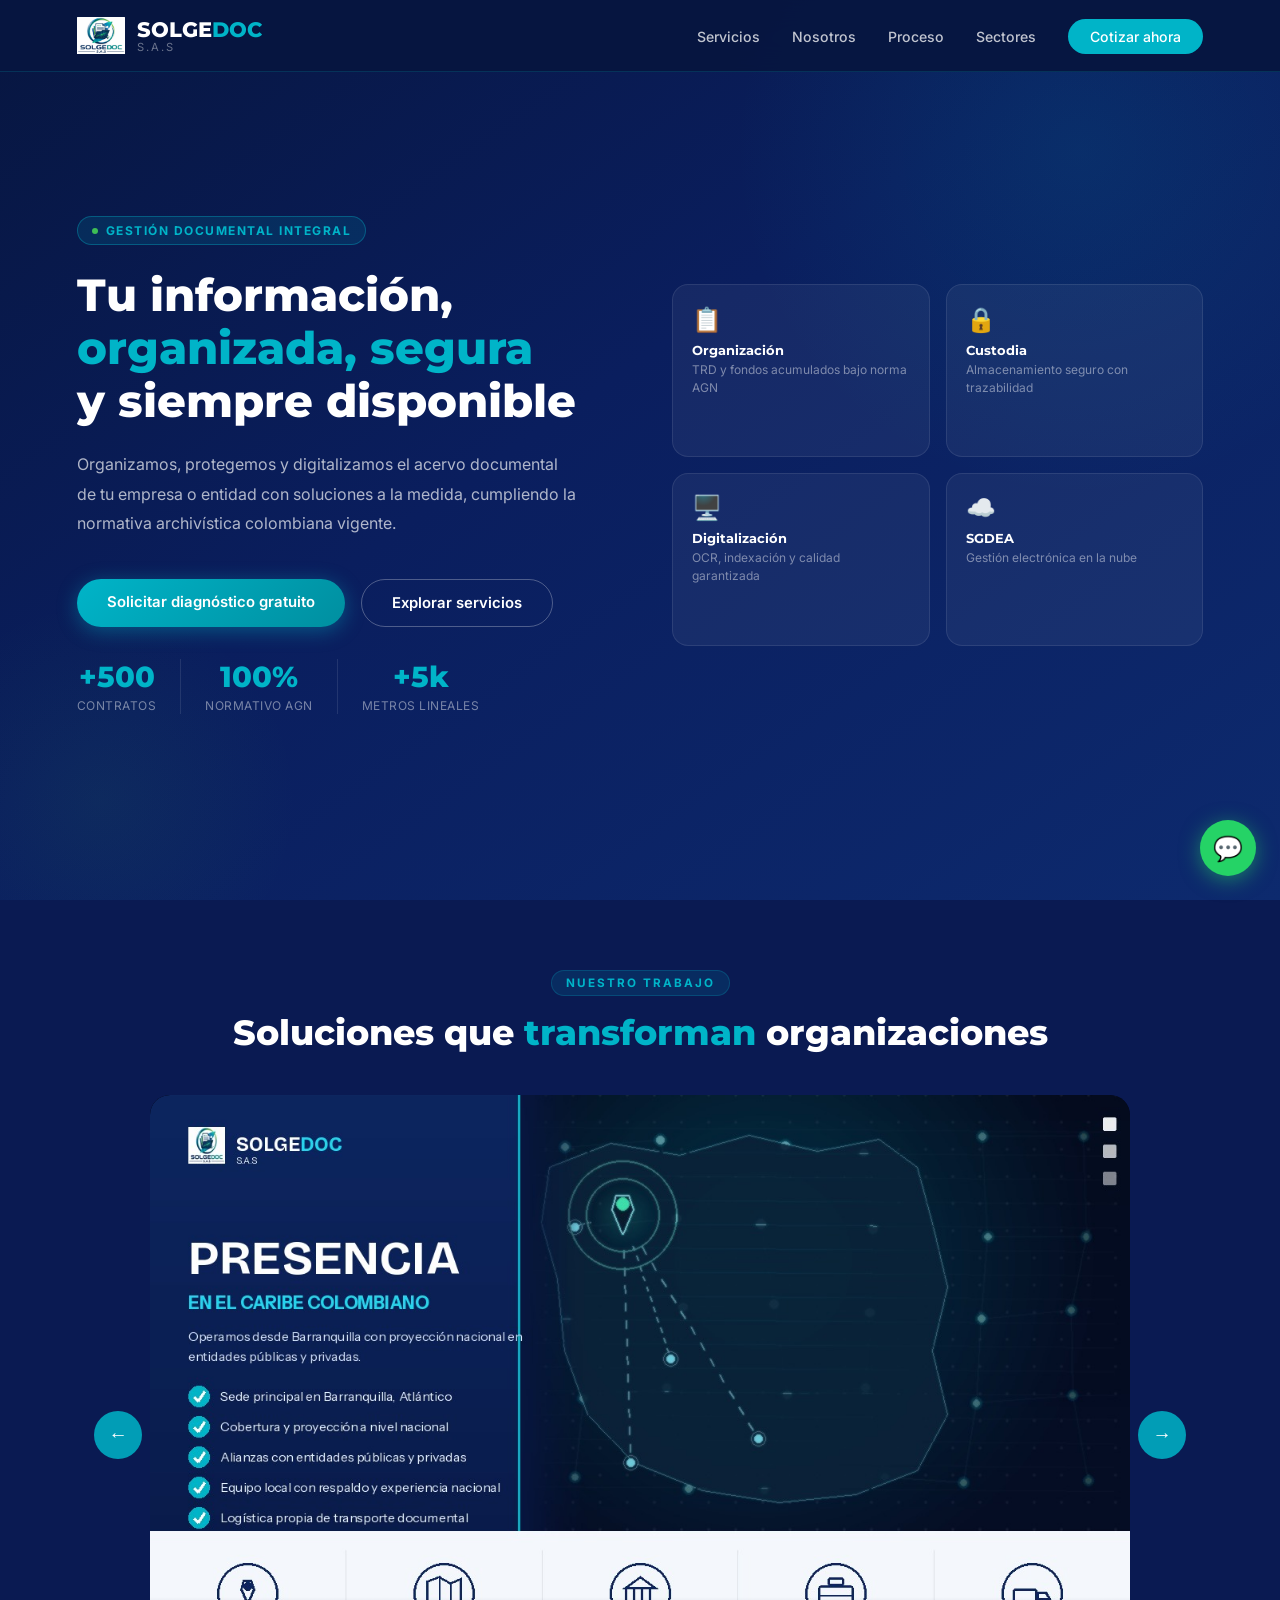
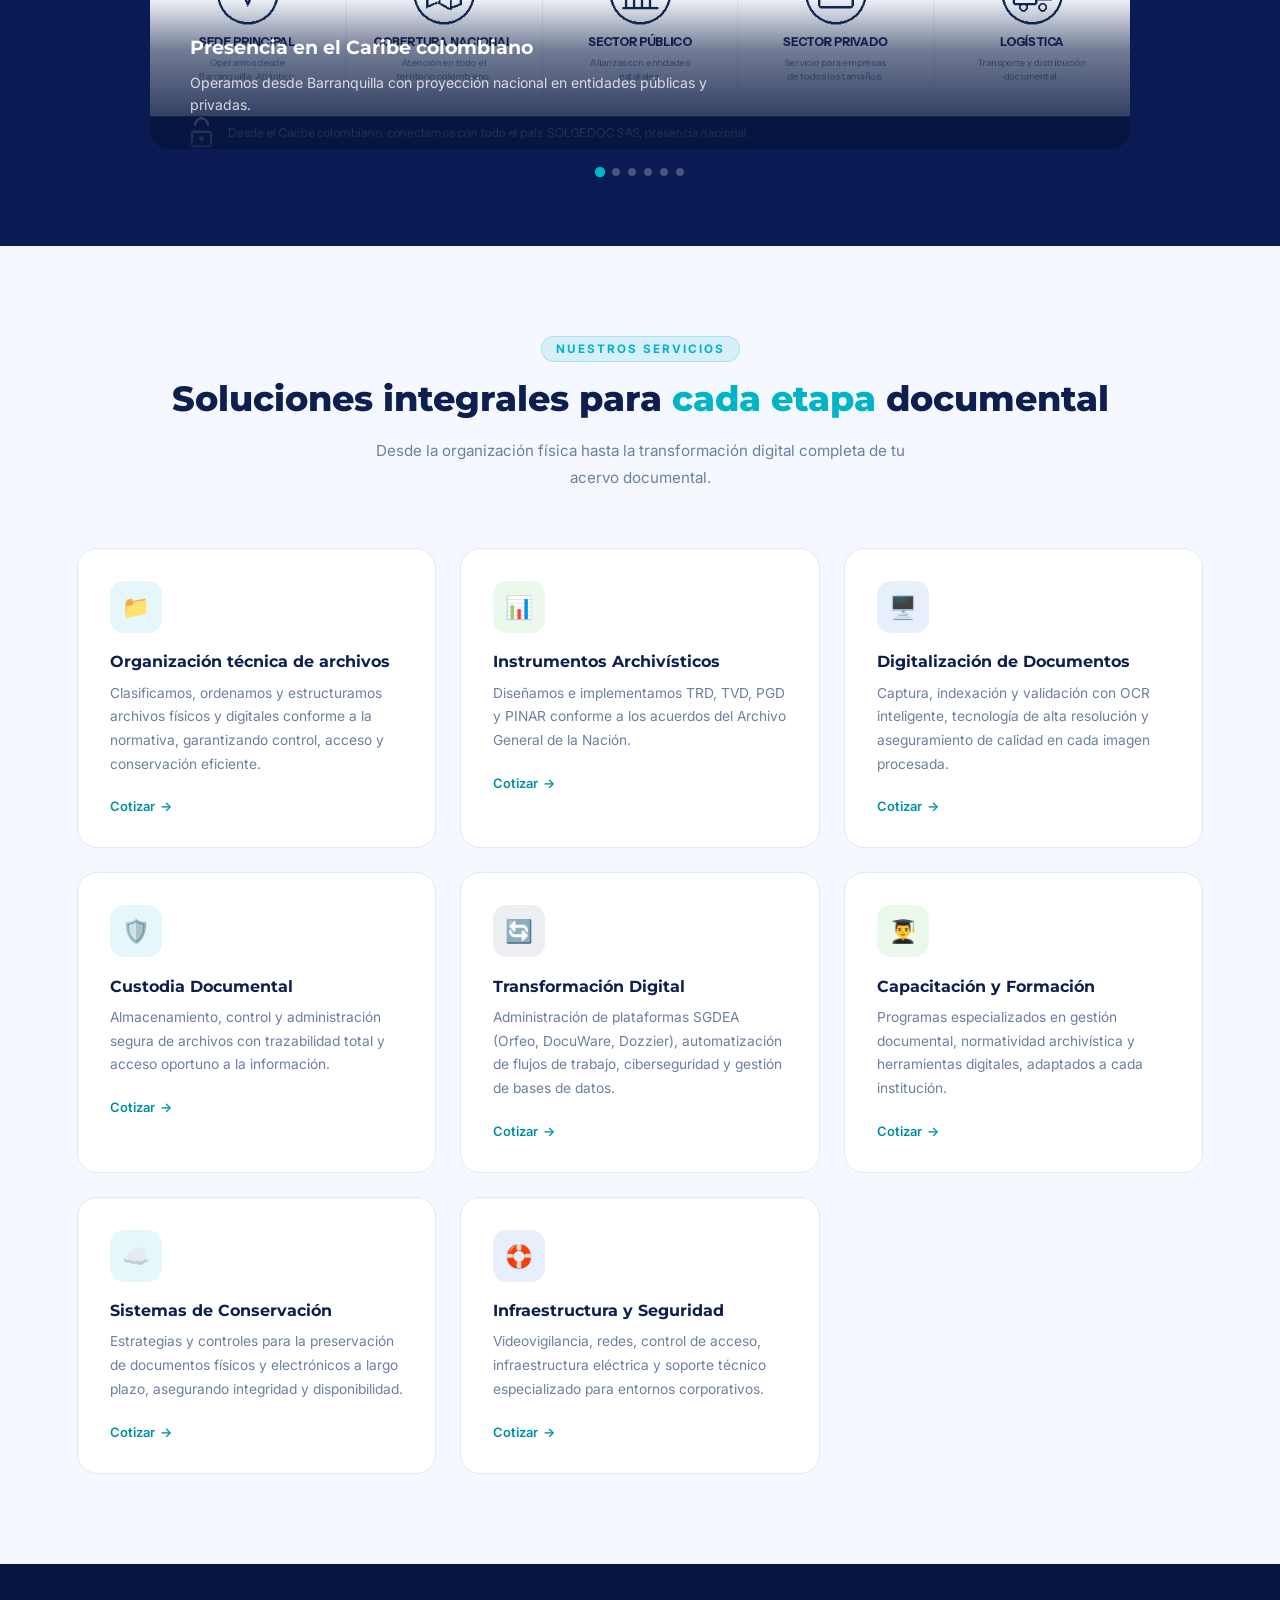
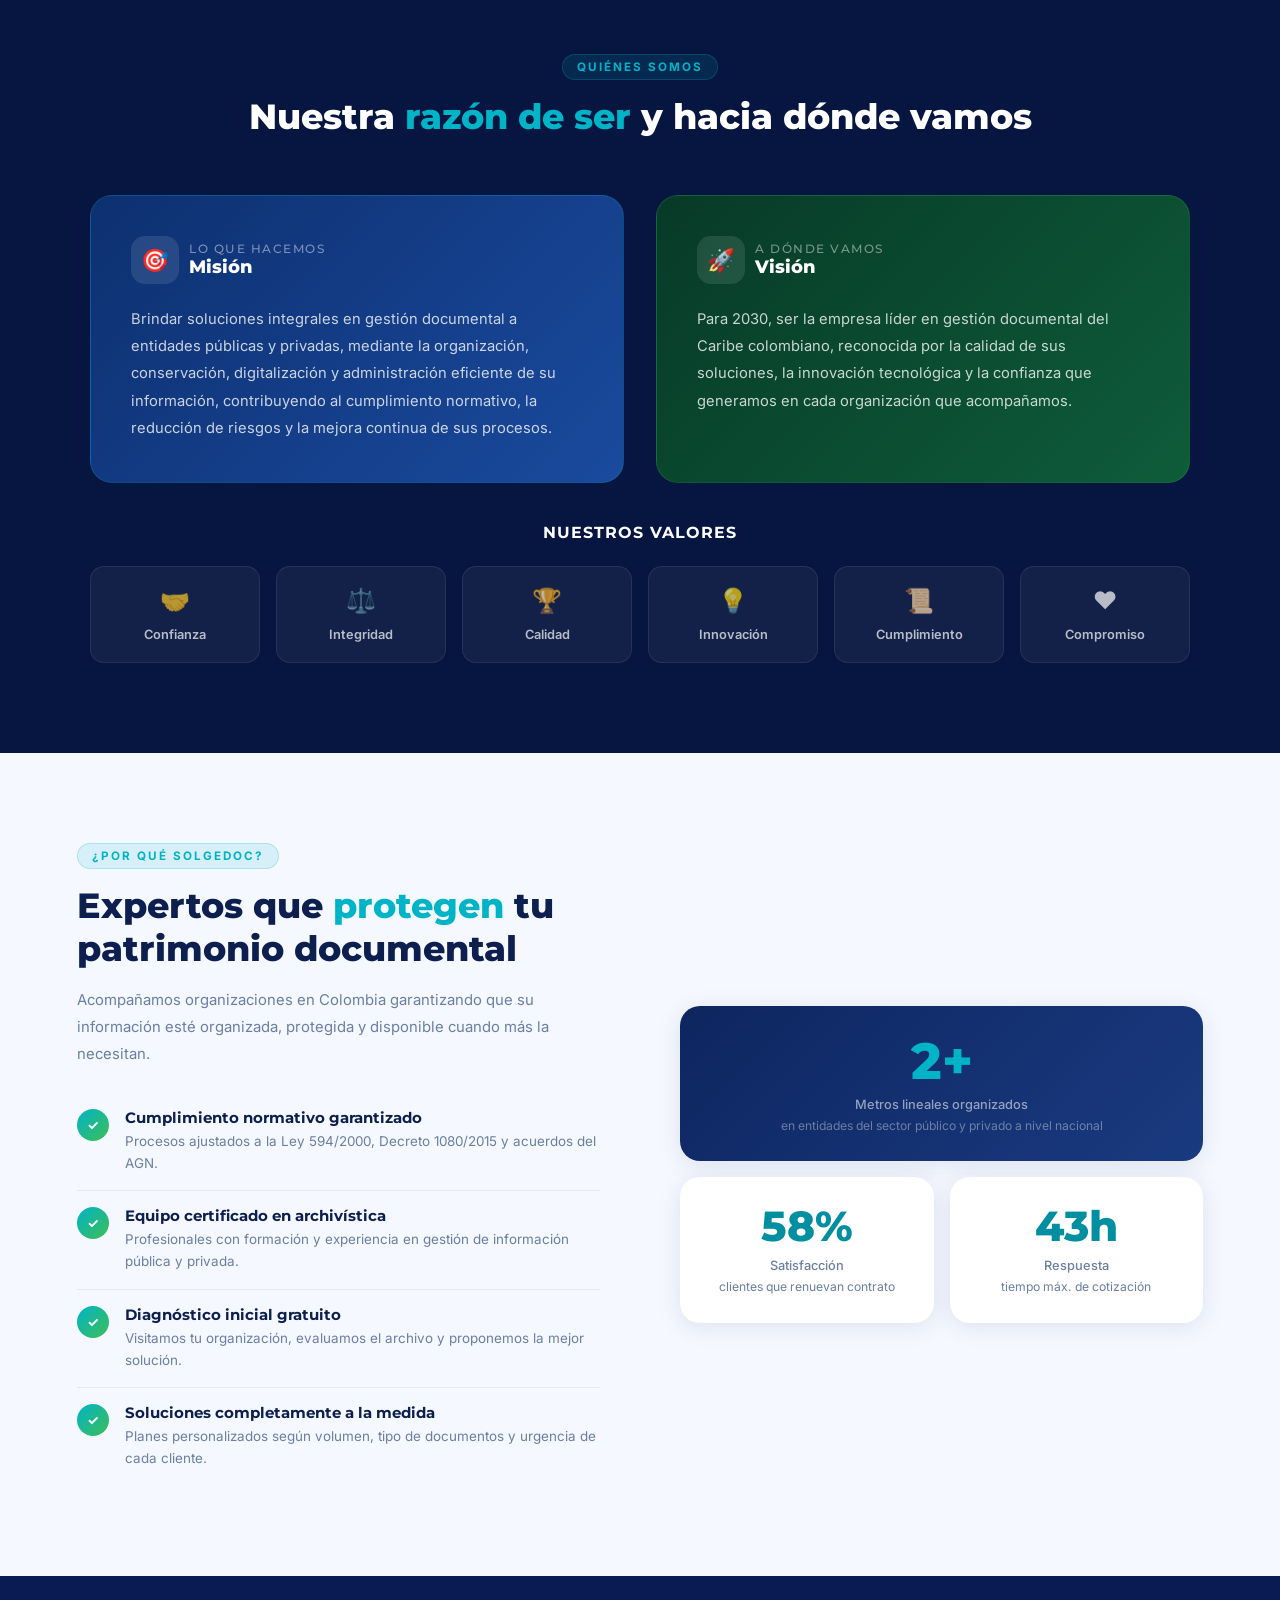
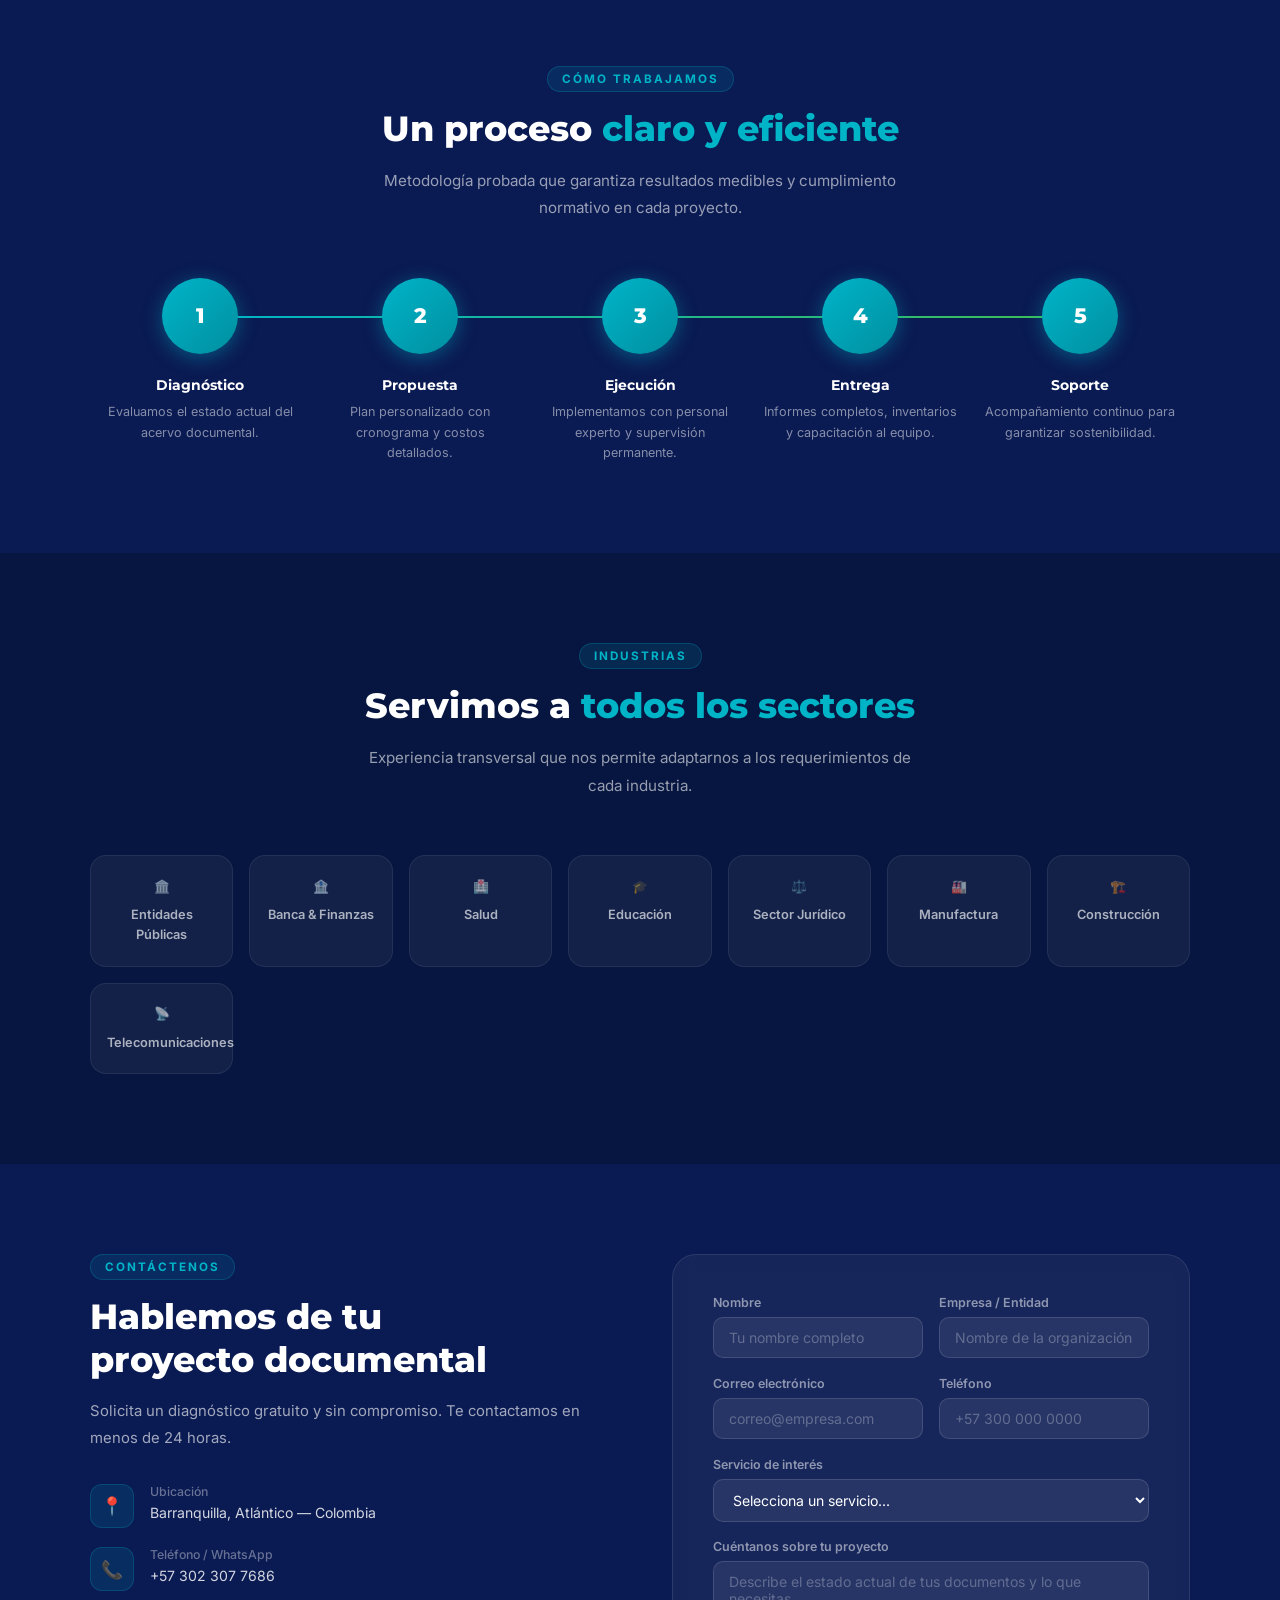
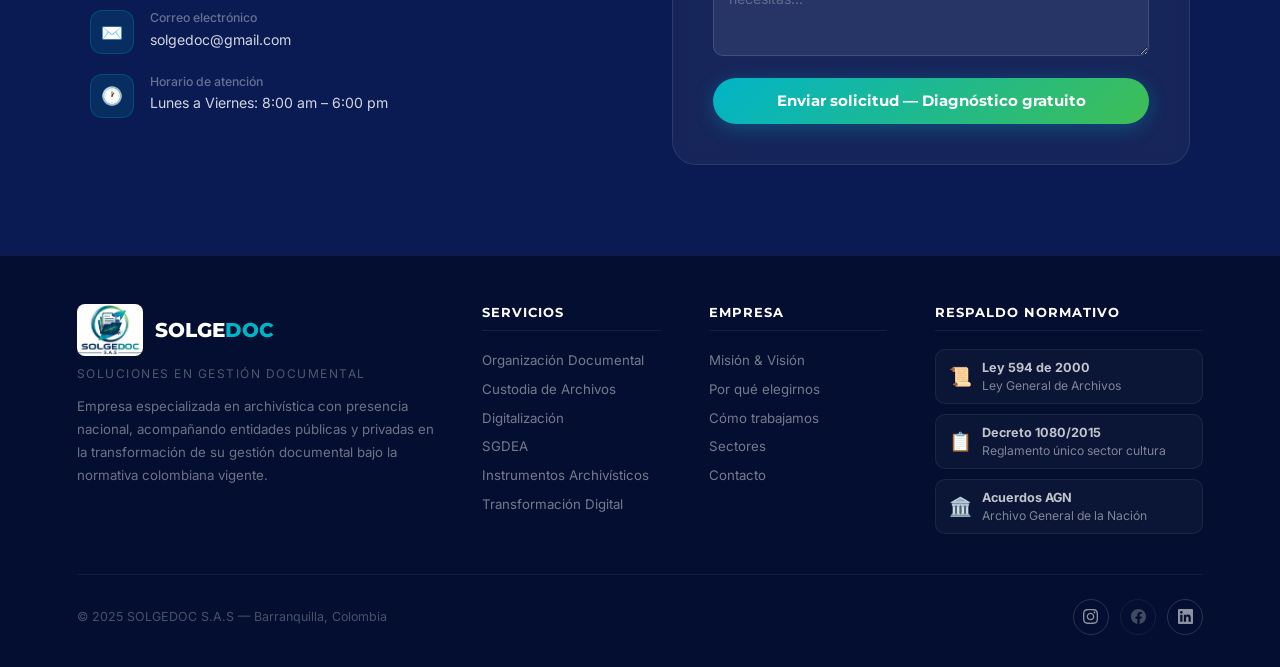
<file: index.html>
<!DOCTYPE html>
<html lang="es">
<head>
  <meta charset="UTF-8">
  <link rel="icon" type="image/png" href="[data-uri]">

  <meta name="viewport" content="width=device-width, initial-scale=1.0">
  <meta name="description" content="SOLGEDOC S.A.S – Soluciones integrales en gestión documental para entidades públicas y privadas en Colombia. Organización, digitalización, custodia y transformación digital de archivos.">
  <title>SOLGEDOC S.A.S – Gestión Documental en Colombia</title>
  <link rel="preconnect" href="https://fonts.googleapis.com">
  <link rel="preconnect" href="https://fonts.gstatic.com" crossorigin>
  <link href="https://fonts.googleapis.com/css2?family=Montserrat:wght@400;600;700;800&family=Inter:wght@300;400;500&display=swap" rel="stylesheet">
  <link rel="stylesheet" href="css/styles.css">
  <style>


    /* Resguardo de tamaño del logo (independiente de css/styles.css) */
    .nav-logo { display: flex; align-items: center; gap: 12px; }
    .nav-logo-img {
      height: 48px !important;
      width: auto !important;
      max-width: 48px !important;
      object-fit: contain !important;
      border-radius: 6px;
      flex-shrink: 0;
    }
  </style>
</head>
<body>

<!-- WHATSAPP FLOTANTE -->
<a href="https://wa.me/573023077686?text=Hola,%20deseo%20información%20sobre%20los%20servicios%20de%20SOLGEDOC"
   class="whatsapp-float" target="_blank" rel="noopener" aria-label="Contactar por WhatsApp">💬</a>

<!-- ══════════════════ NAVBAR ══════════════════ -->
<nav id="navbar">
  <a href="#inicio" class="nav-logo">
    <img src="[data-uri]" alt="SOLGEDOC S.A.S" class="nav-logo-img"
         style="height:48px;width:auto;max-width:48px;display:block;object-fit:contain;flex-shrink:0;">
    <div>
      <span class="logo-text-nav">SOLGE<span>DOC</span></span>
      <span class="logo-sas">S.A.S</span>
    </div>
  </a>
  <ul class="nav-links" id="navLinks">
    <li><a href="#servicios">Servicios</a></li>
    <li><a href="#mision">Nosotros</a></li>
    <li><a href="#proceso">Proceso</a></li>
    <li><a href="#sectores">Sectores</a></li>
    <li><a href="#contacto" class="nav-cta">Cotizar ahora</a></li>
  </ul>
  <div class="hamburger" onclick="toggleMenu()" aria-label="Menú">
    <span></span><span></span><span></span>
  </div>
</nav>

<!-- ══════════════════ HERO ══════════════════ -->
<section class="hero" id="inicio">
  <div class="hero-bg-circle c1"></div>
  <div class="hero-bg-circle c2"></div>
  <div class="hero-grid">
    <div class="hero-content">
      <div class="hero-badge"><div class="dot"></div>Gestión Documental Integral</div>
      <h1>Tu información,<br><span>organizada, segura</span><br>y siempre disponible</h1>
      <p>Organizamos, protegemos y digitalizamos el acervo documental de tu empresa o entidad con soluciones a la medida, cumpliendo la normativa archivística colombiana vigente.</p>
      <div class="hero-buttons">
        <a href="#contacto" class="btn-primary">Solicitar diagnóstico gratuito</a>
        <a href="#servicios" class="btn-secondary">Explorar servicios</a>
      </div>
      <div class="hero-stats-row">
        <div class="hero-stat"><strong>+500</strong><span>Contratos</span></div>
        <div class="hero-divider"></div>
        <div class="hero-stat"><strong>100%</strong><span>Normativo AGN</span></div>
        <div class="hero-divider"></div>
        <div class="hero-stat"><strong>+5k</strong><span>Metros lineales</span></div>
      </div>
    </div>
    <div class="hero-visual">
      <div class="hero-mini-cards">
        <div class="mini-card"><span class="mini-icon">📋</span><h4>Organización</h4><p>TRD y fondos acumulados bajo norma AGN</p></div>
        <div class="mini-card"><span class="mini-icon">🔒</span><h4>Custodia</h4><p>Almacenamiento seguro con trazabilidad</p></div>
        <div class="mini-card"><span class="mini-icon">🖥️</span><h4>Digitalización</h4><p>OCR, indexación y calidad garantizada</p></div>
        <div class="mini-card"><span class="mini-icon">☁️</span><h4>SGDEA</h4><p>Gestión electrónica en la nube</p></div>
      </div>
    </div>
  </div>
</section>

<!-- ══════════════════ CARRUSEL ══════════════════ -->
<!--
  CÓMO CAMBIAR LAS IMÁGENES DEL CARRUSEL:
  1. Reemplaza los archivos en la carpeta /img/ con las nuevas imágenes
  2. Actualiza el atributo src de cada <img> si cambia el nombre del archivo
  3. Actualiza el texto de <h3> y <p> dentro de .carousel-caption si deseas
  4. Haz git add, git commit, git push y firebase deploy
-->
<div class="carousel-section" id="galeria">
  <div class="carousel-header">
    <span class="section-label">Nuestro trabajo</span>
    <h2 class="section-title" style="color:#fff;">Soluciones que <span>transforman</span> organizaciones</h2>
  </div>
  <div class="carousel-wrapper">
    <div class="carousel-track-outer">
      <div class="carousel-track" id="carouselTrack">

        <div class="carousel-slide">
          <img src="img/slide1.jpg" alt="Barranquilla – sede principal de SOLGEDOC" loading="lazy">
          <div class="carousel-caption">
            <h3>Presencia en el Caribe colombiano</h3>
            <p>Operamos desde Barranquilla con proyección nacional en entidades públicas y privadas.</p>
          </div>
        </div>

        <div class="carousel-slide">
          <img src="img/slide2.jpg" alt="Instalaciones de custodia de archivos físicos" loading="lazy">
          <div class="carousel-caption">
            <h3>Custodia y administración documental</h3>
            <p>Instalaciones especializadas para el almacenamiento seguro y controlado de acervos.</p>
          </div>
        </div>

        <div class="carousel-slide">
          <img src="img/slide3.jpg" alt="Digitalización y gestión electrónica de documentos" loading="lazy">
          <div class="carousel-caption">
            <h3>Digitalización y gestión electrónica</h3>
            <p>Transformamos documentos físicos en activos digitales con indexación avanzada y valor legal.</p>
          </div>
        </div>

        <div class="carousel-slide">
          <img src="img/slide4.png" alt="Capacitación en gestión documental" loading="lazy">
          <div class="carousel-caption">
            <h3>Capacitación y transferencia de conocimiento</h3>
            <p>Formamos equipos institucionales en normatividad archivística y herramientas digitales.</p>
          </div>
        </div>

        <div class="carousel-slide">
          <img src="img/slide5.jpg" alt="Infraestructura tecnológica y seguridad" loading="lazy">
          <div class="carousel-caption">
            <h3>Infraestructura tecnológica y seguridad</h3>
            <p>Redes, videovigilancia, control de acceso y soporte técnico para entornos corporativos.</p>
          </div>
        </div>

        <div class="carousel-slide">
          <img src="img/slide6.jpg" alt="Indicadores y tableros de gestión documental" loading="lazy">
          <div class="carousel-caption">
            <h3>Indicadores y toma de decisiones</h3>
            <p>Tableros de gestión con métricas clave para el seguimiento y control institucional.</p>
          </div>
        </div>

      </div><!-- /carousel-track -->
    </div><!-- /carousel-track-outer -->

    <button class="carousel-btn prev" onclick="moveCarousel(-1)" aria-label="Anterior">&#8592;</button>
    <button class="carousel-btn next" onclick="moveCarousel(1)"  aria-label="Siguiente">&#8594;</button>
    <div class="carousel-dots" id="carouselDots"></div>
  </div>
</div>

<!-- ══════════════════ SERVICIOS ══════════════════ -->
<section id="servicios" class="sec-light">
  <div style="max-width:1200px;margin:0 auto;">
    <div class="section-header center reveal">
      <span class="section-label">Nuestros Servicios</span>
      <h2 class="section-title">Soluciones integrales para <span>cada etapa</span> documental</h2>
      <p class="section-subtitle">Desde la organización física hasta la transformación digital completa de tu acervo documental.</p>
    </div>
    <div class="services-grid">

      <div class="service-card reveal">
        <div class="service-icon ic-teal">📁</div>
        <h3>Organización técnica de archivos</h3>
        <p>Clasificamos, ordenamos y estructuramos archivos físicos y digitales conforme a la normativa, garantizando control, acceso y conservación eficiente.</p>
        <a href="#contacto" class="service-link">Cotizar</a>
      </div>

      <div class="service-card reveal">
        <div class="service-icon ic-green">📊</div>
        <h3>Instrumentos Archivísticos</h3>
        <p>Diseñamos e implementamos TRD, TVD, PGD y PINAR conforme a los acuerdos del Archivo General de la Nación.</p>
        <a href="#contacto" class="service-link">Cotizar</a>
      </div>

      <div class="service-card reveal">
        <div class="service-icon ic-blue">🖥️</div>
        <h3>Digitalización de Documentos</h3>
        <p>Captura, indexación y validación con OCR inteligente, tecnología de alta resolución y aseguramiento de calidad en cada imagen procesada.</p>
        <a href="#contacto" class="service-link">Cotizar</a>
      </div>

      <div class="service-card reveal">
        <div class="service-icon ic-teal">🛡️</div>
        <h3>Custodia Documental</h3>
        <p>Almacenamiento, control y administración segura de archivos con trazabilidad total y acceso oportuno a la información.</p>
        <a href="#contacto" class="service-link">Cotizar</a>
      </div>

      <div class="service-card reveal">
        <div class="service-icon ic-navy">🔄</div>
        <h3>Transformación Digital</h3>
        <p>Administración de plataformas SGDEA (Orfeo, DocuWare, Dozzier), automatización de flujos de trabajo, ciberseguridad y gestión de bases de datos.</p>
        <a href="#contacto" class="service-link">Cotizar</a>
      </div>

      <div class="service-card reveal">
        <div class="service-icon ic-green">👨‍🎓</div>
        <h3>Capacitación y Formación</h3>
        <p>Programas especializados en gestión documental, normatividad archivística y herramientas digitales, adaptados a cada institución.</p>
        <a href="#contacto" class="service-link">Cotizar</a>
      </div>

      <div class="service-card reveal">
        <div class="service-icon ic-teal">☁️</div>
        <h3>Sistemas de Conservación</h3>
        <p>Estrategias y controles para la preservación de documentos físicos y electrónicos a largo plazo, asegurando integridad y disponibilidad.</p>
        <a href="#contacto" class="service-link">Cotizar</a>
      </div>

      <div class="service-card reveal">
        <div class="service-icon ic-blue">🛟</div>
        <h3>Infraestructura y Seguridad</h3>
        <p>Videovigilancia, redes, control de acceso, infraestructura eléctrica y soporte técnico especializado para entornos corporativos.</p>
        <a href="#contacto" class="service-link">Cotizar</a>
      </div>

    </div>
  </div>
</section>

<!-- ══════════════════ MISIÓN & VISIÓN ══════════════════ -->
<section id="mision" class="sec-dark">
  <div style="max-width:1200px;margin:0 auto;">
    <div class="section-header center reveal">
      <span class="section-label">Quiénes somos</span>
      <h2 class="section-title">Nuestra <span>razón de ser</span> y hacia dónde vamos</h2>
    </div>
    <div class="mv-grid reveal">
      <div class="mv-card mission">
        <div class="mv-label">
          <div class="mv-icon">🎯</div>
          <div class="mv-label-text"><small>Lo que hacemos</small>Misión</div>
        </div>
        <p>Brindar soluciones integrales en gestión documental a entidades públicas y privadas, mediante la organización, conservación, digitalización y administración eficiente de su información, contribuyendo al cumplimiento normativo, la reducción de riesgos y la mejora continua de sus procesos.</p>
      </div>
      <div class="mv-card vision">
        <div class="mv-label">
          <div class="mv-icon">🚀</div>
          <div class="mv-label-text"><small>A dónde vamos</small>Visión</div>
        </div>
        <p>Para 2030, ser la empresa líder en gestión documental del Caribe colombiano, reconocida por la calidad de sus soluciones, la innovación tecnológica y la confianza que generamos en cada organización que acompañamos.</p>
      </div>
    </div>
    <div class="mv-values reveal">
      <h3>Nuestros valores</h3>
      <div class="values-row">
        <div class="value-item"><span class="v-icon">🤝</span><span>Confianza</span></div>
        <div class="value-item"><span class="v-icon">⚖️</span><span>Integridad</span></div>
        <div class="value-item"><span class="v-icon">🏆</span><span>Calidad</span></div>
        <div class="value-item"><span class="v-icon">💡</span><span>Innovación</span></div>
        <div class="value-item"><span class="v-icon">📜</span><span>Cumplimiento</span></div>
        <div class="value-item"><span class="v-icon">❤️</span><span>Compromiso</span></div>
      </div>
    </div>
  </div>
</section>

<!-- ══════════════════ POR QUÉ ELEGIRNOS ══════════════════ -->
<section id="nosotros" class="sec-light">
  <div class="nosotros-grid">
    <div class="reveal">
      <span class="section-label">¿Por qué SOLGEDOC?</span>
      <h2 class="section-title">Expertos que <span>protegen</span> tu patrimonio documental</h2>
      <p style="color:var(--text-light);line-height:1.82;font-size:0.93rem;margin-bottom:0.5rem;">Acompañamos organizaciones en Colombia garantizando que su información esté organizada, protegida y disponible cuando más la necesitan.</p>
      <ul class="why-list">
        <li class="why-item">
          <div class="why-check">✓</div>
          <div><h4>Cumplimiento normativo garantizado</h4><p>Procesos ajustados a la Ley 594/2000, Decreto 1080/2015 y acuerdos del AGN.</p></div>
        </li>
        <li class="why-item">
          <div class="why-check">✓</div>
          <div><h4>Equipo certificado en archivística</h4><p>Profesionales con formación y experiencia en gestión de información pública y privada.</p></div>
        </li>
        <li class="why-item">
          <div class="why-check">✓</div>
          <div><h4>Diagnóstico inicial gratuito</h4><p>Visitamos tu organización, evaluamos el archivo y proponemos la mejor solución.</p></div>
        </li>
        <li class="why-item">
          <div class="why-check">✓</div>
          <div><h4>Soluciones completamente a la medida</h4><p>Planes personalizados según volumen, tipo de documentos y urgencia de cada cliente.</p></div>
        </li>
      </ul>
    </div>
    <div class="nosotros-visual reveal">
      <div class="stat-card featured">
        <strong>+5.000</strong>
        <span>Metros lineales organizados</span>
        <p>en entidades del sector público y privado a nivel nacional</p>
      </div>
      <div class="stat-card"><strong>98%</strong><span>Satisfacción</span><p>clientes que renuevan contrato</p></div>
      <div class="stat-card"><strong>72h</strong><span>Respuesta</span><p>tiempo máx. de cotización</p></div>
    </div>
  </div>
</section>

<!-- ══════════════════ PROCESO ══════════════════ -->
<section id="proceso" class="sec-mid">
  <div style="max-width:1200px;margin:0 auto;">
    <div class="section-header center reveal">
      <span class="section-label">Cómo trabajamos</span>
      <h2 class="section-title">Un proceso <span>claro y eficiente</span></h2>
      <p class="section-subtitle">Metodología probada que garantiza resultados medibles y cumplimiento normativo en cada proyecto.</p>
    </div>
    <div class="process-steps reveal">
      <div class="step"><div class="step-num">1</div><h3>Diagnóstico</h3><p>Evaluamos el estado actual del acervo documental.</p></div>
      <div class="step"><div class="step-num">2</div><h3>Propuesta</h3><p>Plan personalizado con cronograma y costos detallados.</p></div>
      <div class="step"><div class="step-num">3</div><h3>Ejecución</h3><p>Implementamos con personal experto y supervisión permanente.</p></div>
      <div class="step"><div class="step-num">4</div><h3>Entrega</h3><p>Informes completos, inventarios y capacitación al equipo.</p></div>
      <div class="step"><div class="step-num">5</div><h3>Soporte</h3><p>Acompañamiento continuo para garantizar sostenibilidad.</p></div>
    </div>
  </div>
</section>

<!-- ══════════════════ SECTORES ══════════════════ -->
<section id="sectores" class="sec-dark">
  <div style="max-width:1200px;margin:0 auto;">
    <div class="section-header center reveal">
      <span class="section-label">Industrias</span>
      <h2 class="section-title">Servimos a <span>todos los sectores</span></h2>
      <p class="section-subtitle">Experiencia transversal que nos permite adaptarnos a los requerimientos de cada industria.</p>
    </div>
    <div class="sectors-grid reveal">
      <div class="sector-item"><span class="sector-emoji">🏛️</span><span>Entidades Públicas</span></div>
      <div class="sector-item"><span class="sector-emoji">🏦</span><span>Banca & Finanzas</span></div>
      <div class="sector-item"><span class="sector-emoji">🏥</span><span>Salud</span></div>
      <div class="sector-item"><span class="sector-emoji">🎓</span><span>Educación</span></div>
      <div class="sector-item"><span class="sector-emoji">⚖️</span><span>Sector Jurídico</span></div>
      <div class="sector-item"><span class="sector-emoji">🏭</span><span>Manufactura</span></div>
      <div class="sector-item"><span class="sector-emoji">🏗️</span><span>Construcción</span></div>
      <div class="sector-item"><span class="sector-emoji">📡</span><span>Telecomunicaciones</span></div>
    </div>
  </div>
</section>

<!-- ══════════════════ CONTACTO ══════════════════ -->
<section id="contacto" class="sec-mid">
  <div class="contact-grid">
    <div class="contact-info reveal">
      <span class="section-label">Contáctenos</span>
      <h2 class="section-title">Hablemos de tu<br>proyecto documental</h2>
      <p>Solicita un diagnóstico gratuito y sin compromiso. Te contactamos en menos de 24 horas.</p>
      <div class="contact-item">
        <div class="contact-item-icon">📍</div>
        <div><h4>Ubicación</h4><p>Barranquilla, Atlántico — Colombia</p></div>
      </div>
      <div class="contact-item">
        <div class="contact-item-icon">📞</div>
        <div><h4>Teléfono / WhatsApp</h4><p>+57 302 307 7686</p></div>
      </div>
      <div class="contact-item">
        <div class="contact-item-icon">✉️</div>
        <div><h4>Correo electrónico</h4><p>solgedoc@gmail.com</p></div>
      </div>
      <div class="contact-item">
        <div class="contact-item-icon">🕐</div>
        <div><h4>Horario de atención</h4><p>Lunes a Viernes: 8:00 am – 6:00 pm</p></div>
      </div>
    </div>

    <form class="contact-form reveal" id="contactForm">
      <!-- Configuración FormSubmit: envía a solgedoc@gmail.com -->
      <input type="hidden" name="_subject" value="Nueva solicitud desde la web — SOLGEDOC">
      <input type="hidden" name="_template" value="table">
      <input type="hidden" name="_captcha" value="false">
      <input type="text" name="_honey" style="display:none" tabindex="-1" autocomplete="off">

      <div class="form-row">
        <div class="form-group">
          <label for="nombre">Nombre</label>
          <input type="text" id="nombre" name="nombre" placeholder="Tu nombre completo" required>
        </div>
        <div class="form-group">
          <label for="empresa">Empresa / Entidad</label>
          <input type="text" id="empresa" name="empresa" placeholder="Nombre de la organización">
        </div>
      </div>
      <div class="form-row">
        <div class="form-group">
          <label for="correo">Correo electrónico</label>
          <input type="email" id="correo" name="correo" placeholder="correo@empresa.com" required>
        </div>
        <div class="form-group">
          <label for="telefono">Teléfono</label>
          <input type="tel" id="telefono" name="telefono" placeholder="+57 300 000 0000">
        </div>
      </div>
      <div class="form-group">
        <label for="servicio">Servicio de interés</label>
        <select id="servicio" name="servicio">
          <option value="">Selecciona un servicio...</option>
          <option>Organización & Clasificación Documental</option>
          <option>Custodia & Almacenamiento</option>
          <option>Digitalización de Documentos</option>
          <option>SGDEA – Gestión Electrónica</option>
          <option>Instrumentos Archivísticos (TRD / TVD / PGD)</option>
          <option>Transformación Digital</option>
          <option>Capacitación y Formación</option>
          <option>Infraestructura y Seguridad</option>
          <option>Diagnóstico Integral (gratuito)</option>
        </select>
      </div>
      <div class="form-group">
        <label for="mensaje">Cuéntanos sobre tu proyecto</label>
        <textarea id="mensaje" name="mensaje" placeholder="Describe el estado actual de tus documentos y lo que necesitas..."></textarea>
      </div>
      <button type="submit" class="btn-form">Enviar solicitud — Diagnóstico gratuito</button>
    </form>
  </div>
</section>

<!-- ══════════════════ FOOTER ══════════════════ -->
<footer>
  <div class="footer-grid">
    <div>
      <div class="footer-logo" style="display:flex;align-items:center;gap:12px;margin-bottom:10px;">
        <img src="[data-uri]" alt="SOLGEDOC"
             style="height:52px;width:auto;object-fit:contain;border-radius:8px;">
        <div>
          <div class="footer-logo-text">SOLGE<span>DOC</span></div>
        </div>
      </div>
      <p class="footer-tagline">Soluciones en Gestión Documental</p>
      <p class="footer-desc">Empresa especializada en archivística con presencia nacional, acompañando entidades públicas y privadas en la transformación de su gestión documental bajo la normativa colombiana vigente.</p>
    </div>
    <div class="footer-col">
      <h4>Servicios</h4>
      <ul>
        <li><a href="#servicios">Organización Documental</a></li>
        <li><a href="#servicios">Custodia de Archivos</a></li>
        <li><a href="#servicios">Digitalización</a></li>
        <li><a href="#servicios">SGDEA</a></li>
        <li><a href="#servicios">Instrumentos Archivísticos</a></li>
        <li><a href="#servicios">Transformación Digital</a></li>
      </ul>
    </div>
    <div class="footer-col">
      <h4>Empresa</h4>
      <ul>
        <li><a href="#mision">Misión & Visión</a></li>
        <li><a href="#nosotros">Por qué elegirnos</a></li>
        <li><a href="#proceso">Cómo trabajamos</a></li>
        <li><a href="#sectores">Sectores</a></li>
        <li><a href="#contacto">Contacto</a></li>
      </ul>
    </div>
    <div class="footer-col">
      <h4>Respaldo normativo</h4>
      <div class="footer-certif">
        <a class="certif-badge" href="https://www.funcionpublica.gov.co/eva/gestornormativo/norma.php?i=4275" target="_blank" rel="noopener noreferrer">
          <span class="cert-ico">📜</span><div><strong>Ley 594 de 2000</strong>Ley General de Archivos</div>
        </a>
        <a class="certif-badge" href="https://www.funcionpublica.gov.co/eva/gestornormativo/norma.php?i=76833" target="_blank" rel="noopener noreferrer">
          <span class="cert-ico">📋</span><div><strong>Decreto 1080/2015</strong>Reglamento único sector cultura</div>
        </a>
        <a class="certif-badge" href="https://normativa.archivogeneral.gov.co/inicio/acuerdos/" target="_blank" rel="noopener noreferrer">
          <span class="cert-ico">🏛️</span><div><strong>Acuerdos AGN</strong>Archivo General de la Nación</div>
        </a>
      </div>
    </div>
  </div>
  <div class="footer-bottom">
    <p>© 2025 SOLGEDOC S.A.S — Barranquilla, Colombia</p>
    <div class="social-links">
      <!-- Instagram — activo -->
      <a href="https://www.instagram.com/solgedocsas/" class="social-link" title="Instagram SOLGEDOC" target="_blank" rel="noopener noreferrer">
        <svg xmlns="http://www.w3.org/2000/svg" width="16" height="16" viewBox="0 0 24 24" fill="currentColor">
          <path d="M12 2.163c3.204 0 3.584.012 4.85.07 3.252.148 4.771 1.691 4.919 4.919.058 1.265.069 1.645.069 4.849 0 3.205-.012 3.584-.069 4.849-.149 3.225-1.664 4.771-4.919 4.919-1.266.058-1.644.07-4.85.07-3.204 0-3.584-.012-4.849-.07-3.26-.149-4.771-1.699-4.919-4.92-.058-1.265-.07-1.644-.07-4.849 0-3.204.013-3.583.07-4.849.149-3.227 1.664-4.771 4.919-4.919 1.266-.057 1.645-.069 4.849-.069zm0-2.163c-3.259 0-3.667.014-4.947.072-4.358.2-6.78 2.618-6.98 6.98-.059 1.281-.073 1.689-.073 4.948 0 3.259.014 3.668.072 4.948.2 4.358 2.618 6.78 6.98 6.98 1.281.058 1.689.072 4.948.072 3.259 0 3.668-.014 4.948-.072 4.354-.2 6.782-2.618 6.979-6.98.059-1.28.073-1.689.073-4.948 0-3.259-.014-3.667-.072-4.947-.196-4.354-2.617-6.78-6.979-6.98-1.281-.059-1.69-.073-4.949-.073zm0 5.838c-3.403 0-6.162 2.759-6.162 6.162s2.759 6.163 6.162 6.163 6.162-2.759 6.162-6.163c0-3.403-2.759-6.162-6.162-6.162zm0 10.162c-2.209 0-4-1.79-4-4 0-2.209 1.791-4 4-4s4 1.791 4 4c0 2.21-1.791 4-4 4zm6.406-11.845c-.796 0-1.441.645-1.441 1.44s.645 1.44 1.441 1.44c.795 0 1.439-.645 1.439-1.44s-.644-1.44-1.439-1.44z"/>
        </svg>
      </a>
      <!-- Facebook — pendiente de crear, apunta a la web temporalmente -->
      <a href="https://www.solgedoc.com" class="social-link social-link--pending" title="Facebook — próximamente" target="_blank" rel="noopener noreferrer">
        <svg xmlns="http://www.w3.org/2000/svg" width="16" height="16" viewBox="0 0 24 24" fill="currentColor">
          <path d="M24 12.073c0-6.627-5.373-12-12-12s-12 5.373-12 12c0 5.99 4.388 10.954 10.125 11.854v-8.385H7.078v-3.47h3.047V9.43c0-3.007 1.792-4.669 4.533-4.669 1.312 0 2.686.235 2.686.235v2.953H15.83c-1.491 0-1.956.925-1.956 1.874v2.25h3.328l-.532 3.47h-2.796v8.385C19.612 23.027 24 18.062 24 12.073z"/>
        </svg>
      </a>
      <!-- LinkedIn — pendiente de crear, apunta a la web temporalmente -->
      <a href="https://www.linkedin.com/in/marialeth-bettin-461aaa419/" class="social-link" title="LinkedIn" target="_blank" rel="noopener noreferrer">
        <svg xmlns="http://www.w3.org/2000/svg" width="16" height="16" viewBox="0 0 24 24" fill="currentColor">
          <path d="M20.447 20.452h-3.554v-5.569c0-1.328-.027-3.037-1.852-3.037-1.853 0-2.136 1.445-2.136 2.939v5.667H9.351V9h3.414v1.561h.046c.477-.9 1.637-1.85 3.37-1.85 3.601 0 4.267 2.37 4.267 5.455v6.286zM5.337 7.433c-1.144 0-2.063-.926-2.063-2.065 0-1.138.92-2.063 2.063-2.063 1.14 0 2.064.925 2.064 2.063 0 1.139-.925 2.065-2.064 2.065zm1.782 13.019H3.555V9h3.564v11.452zM22.225 0H1.771C.792 0 0 .774 0 1.729v20.542C0 23.227.792 24 1.771 24h20.451C23.2 24 24 23.227 24 22.271V1.729C24 .774 23.2 0 22.222 0h.003z"/>
        </svg>
      </a>
    </div>
  </div>
</footer>

<script src="js/main.js"></script>
</body>
</html>
</file>
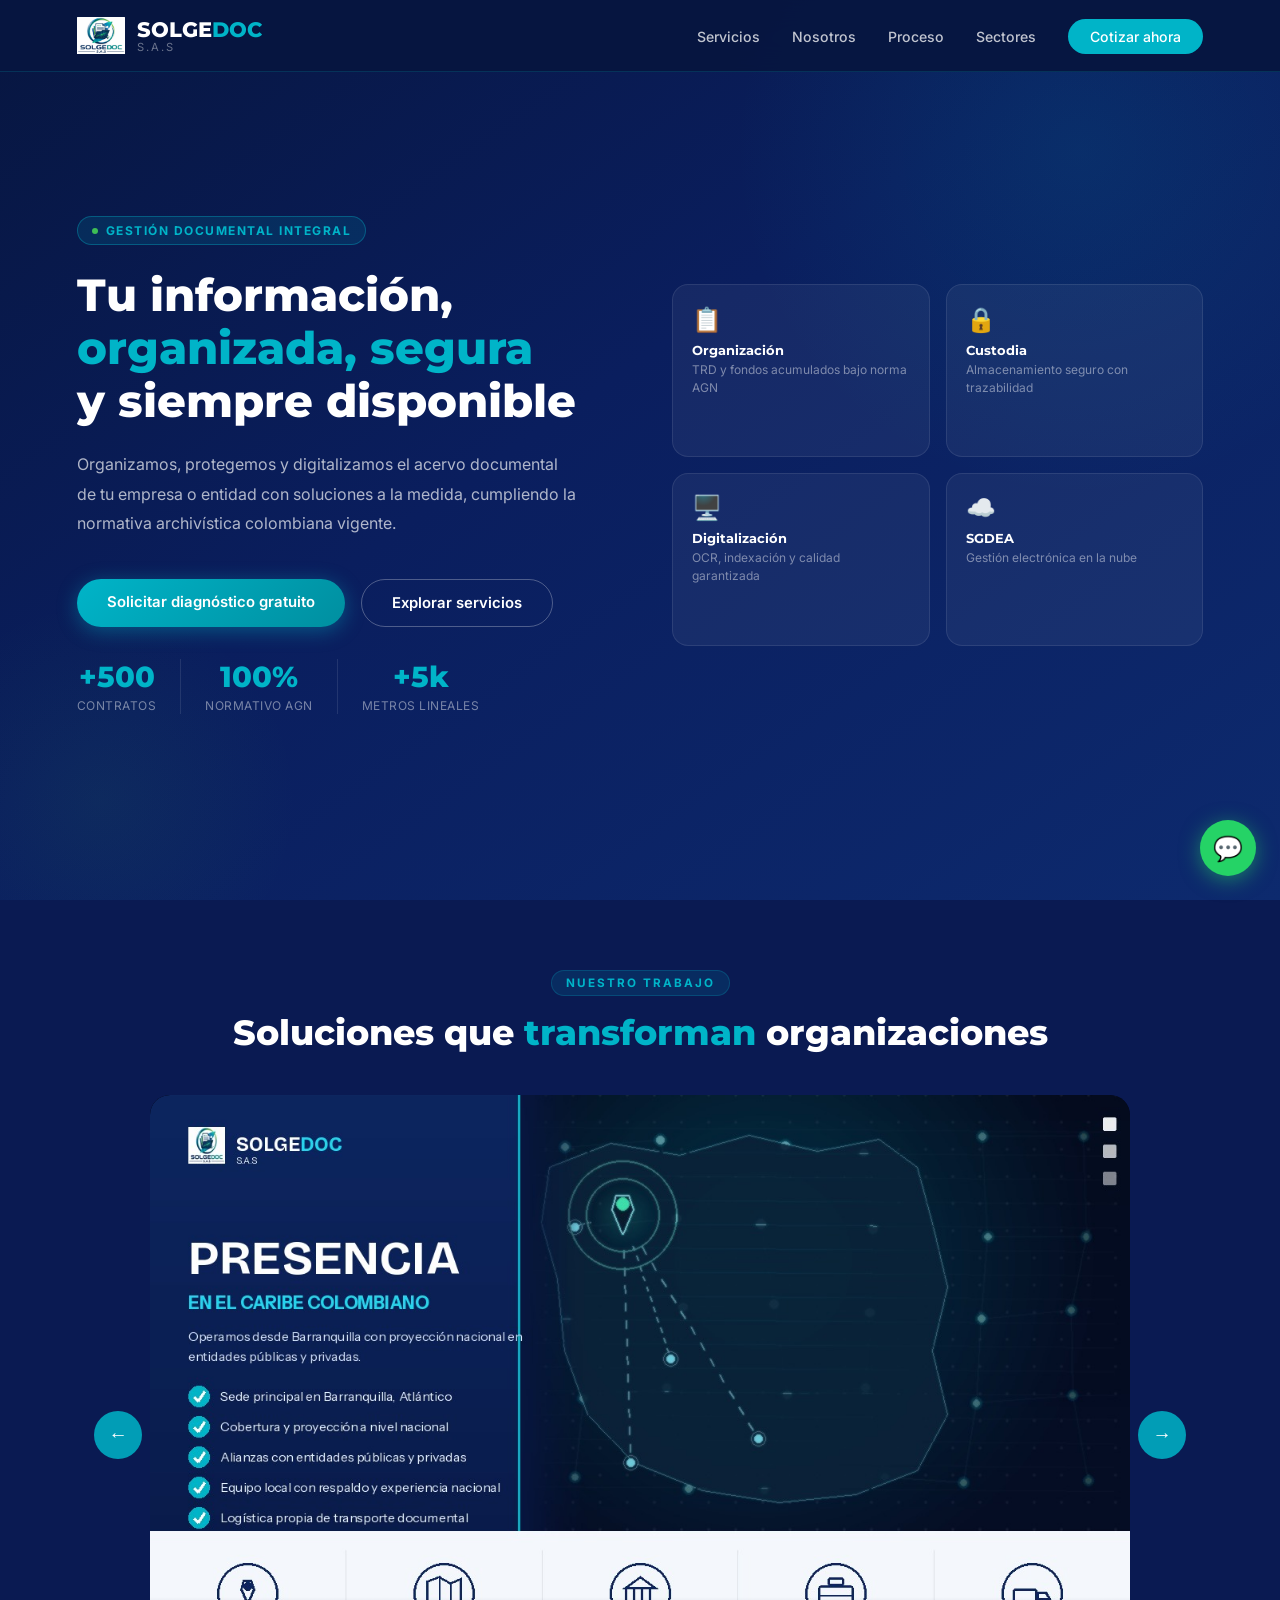
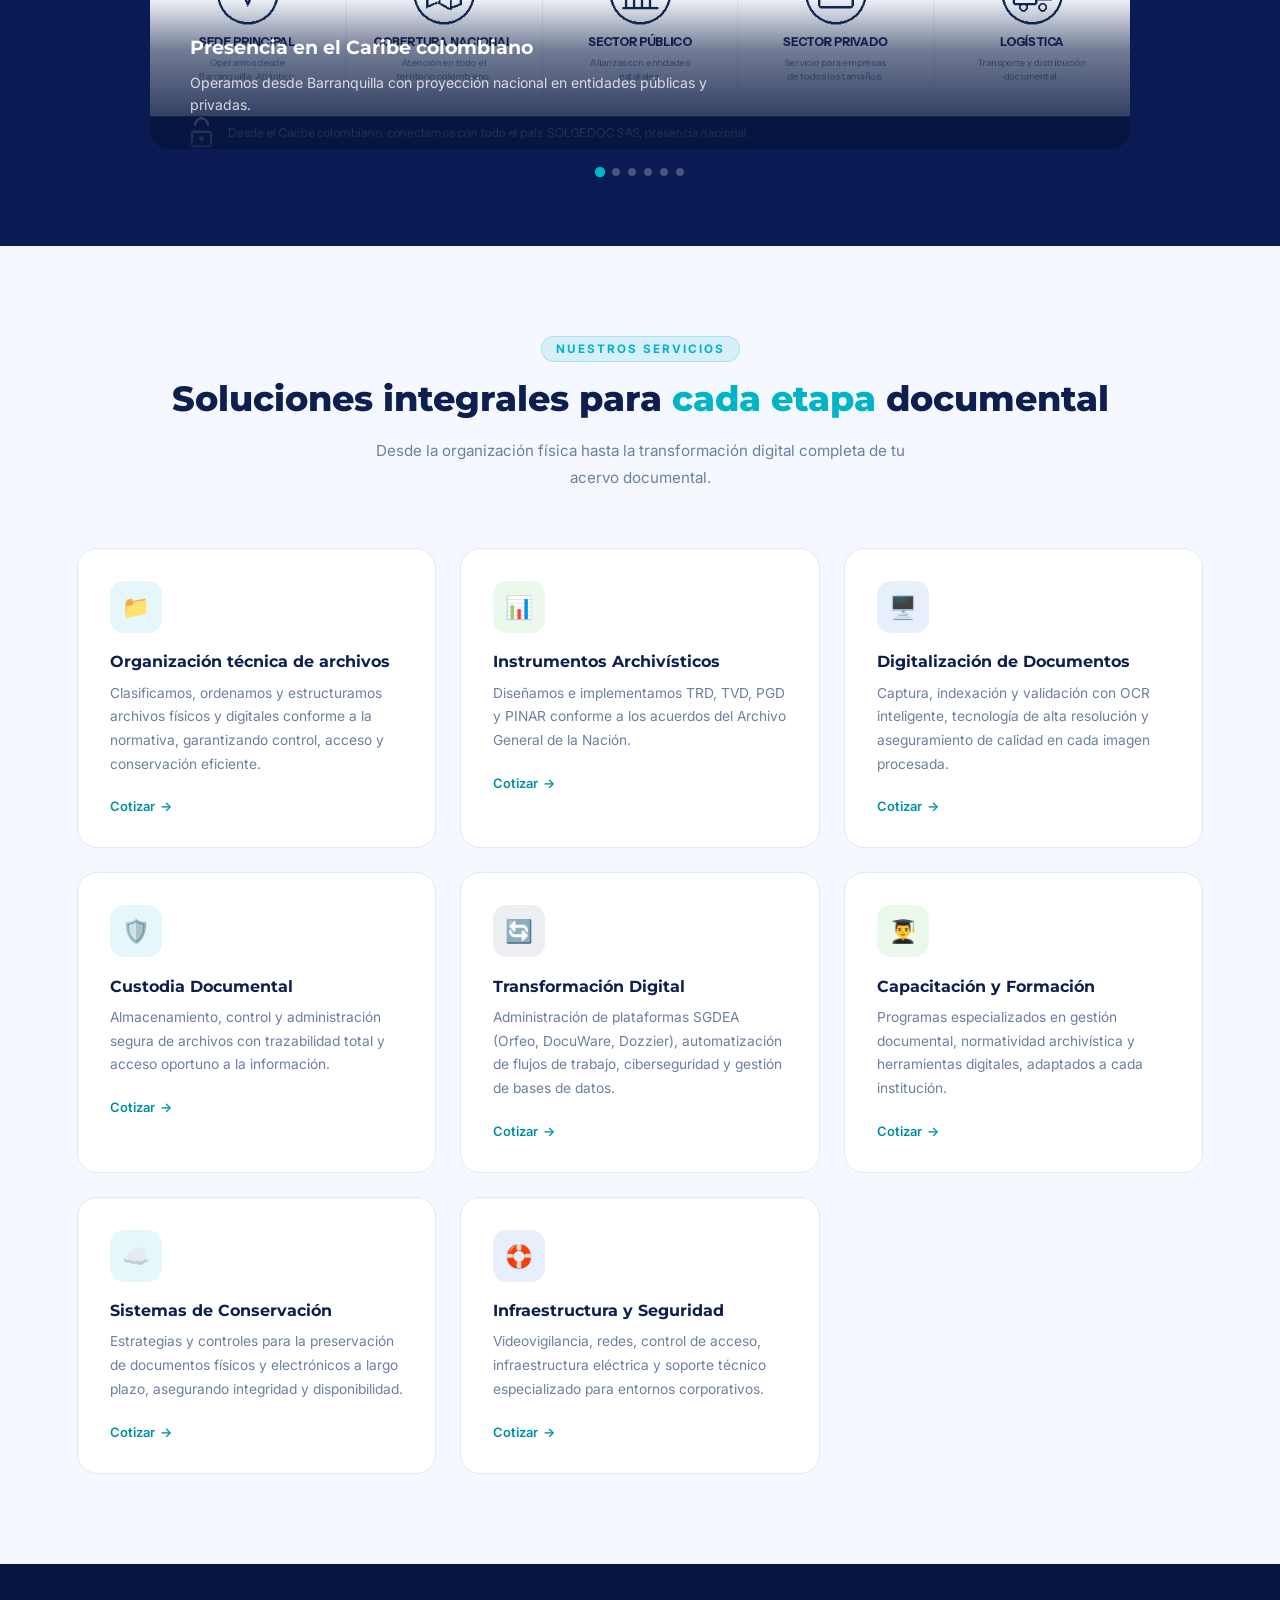
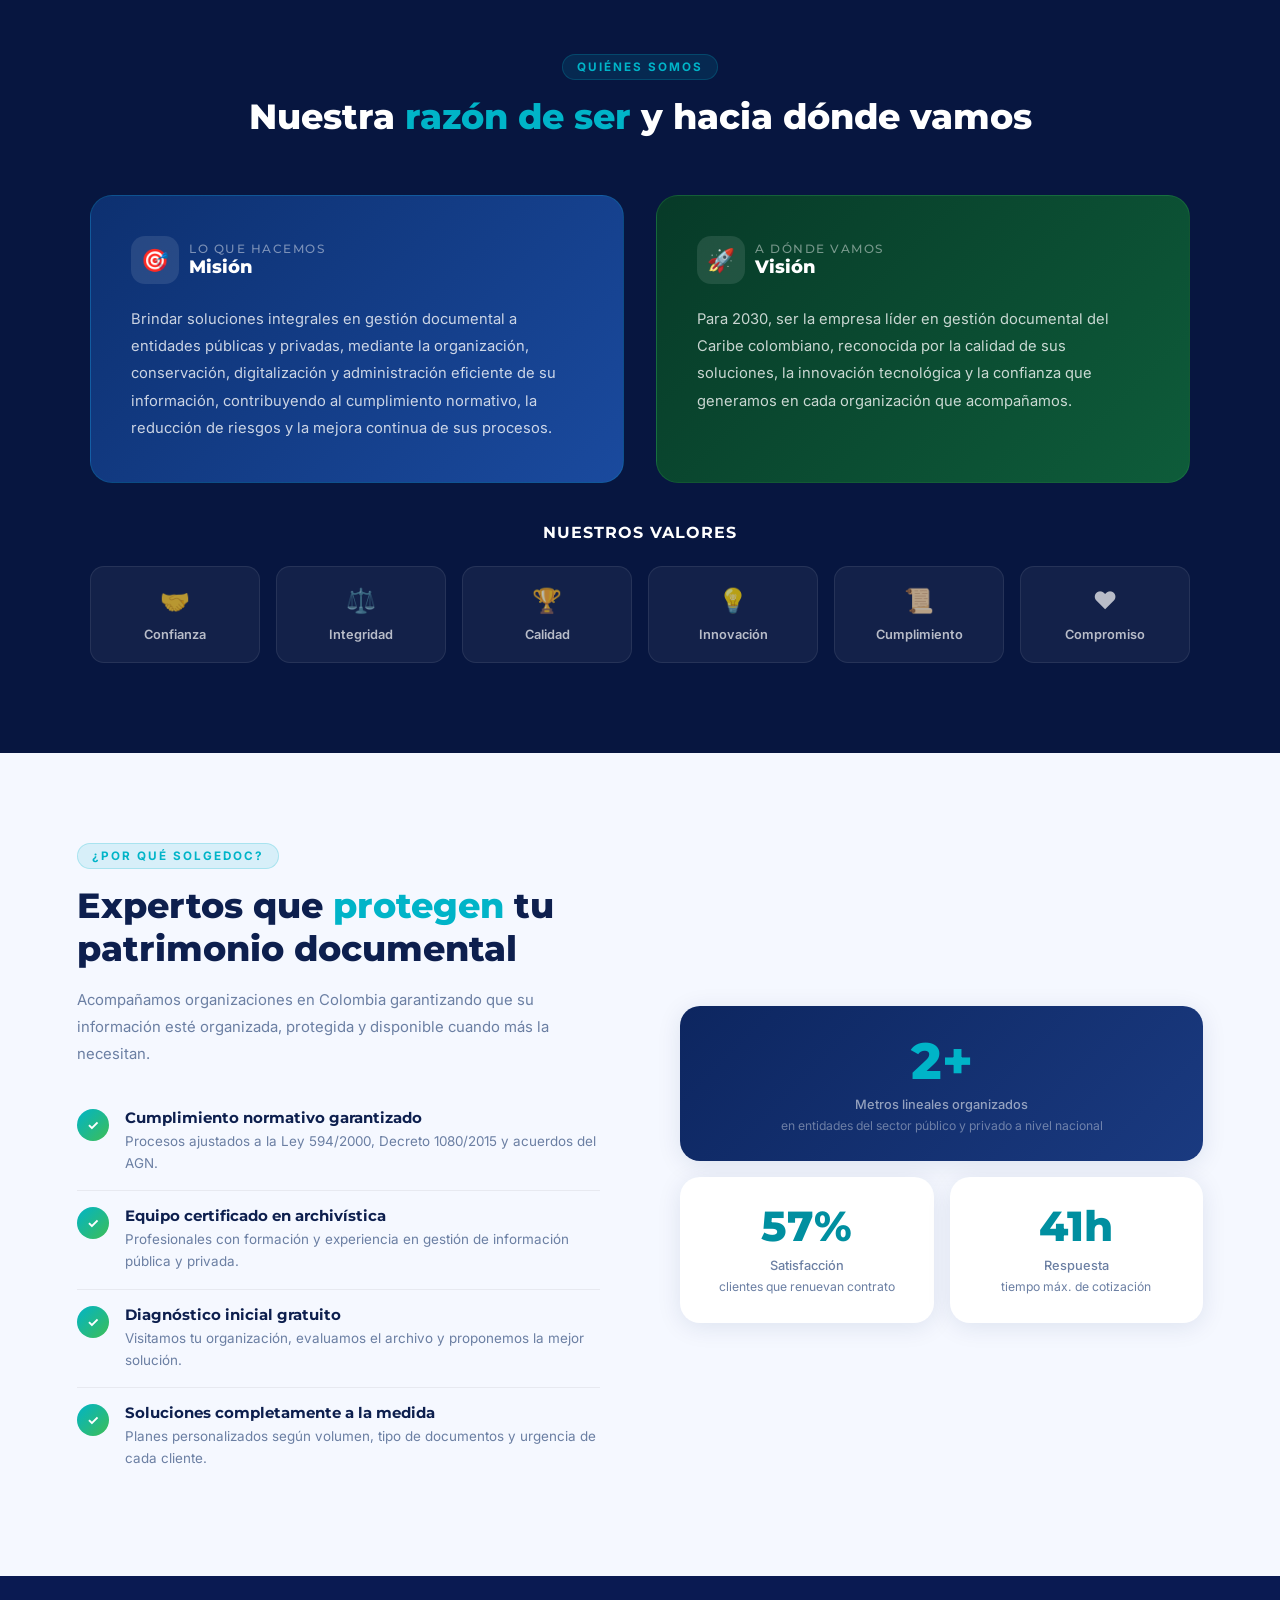
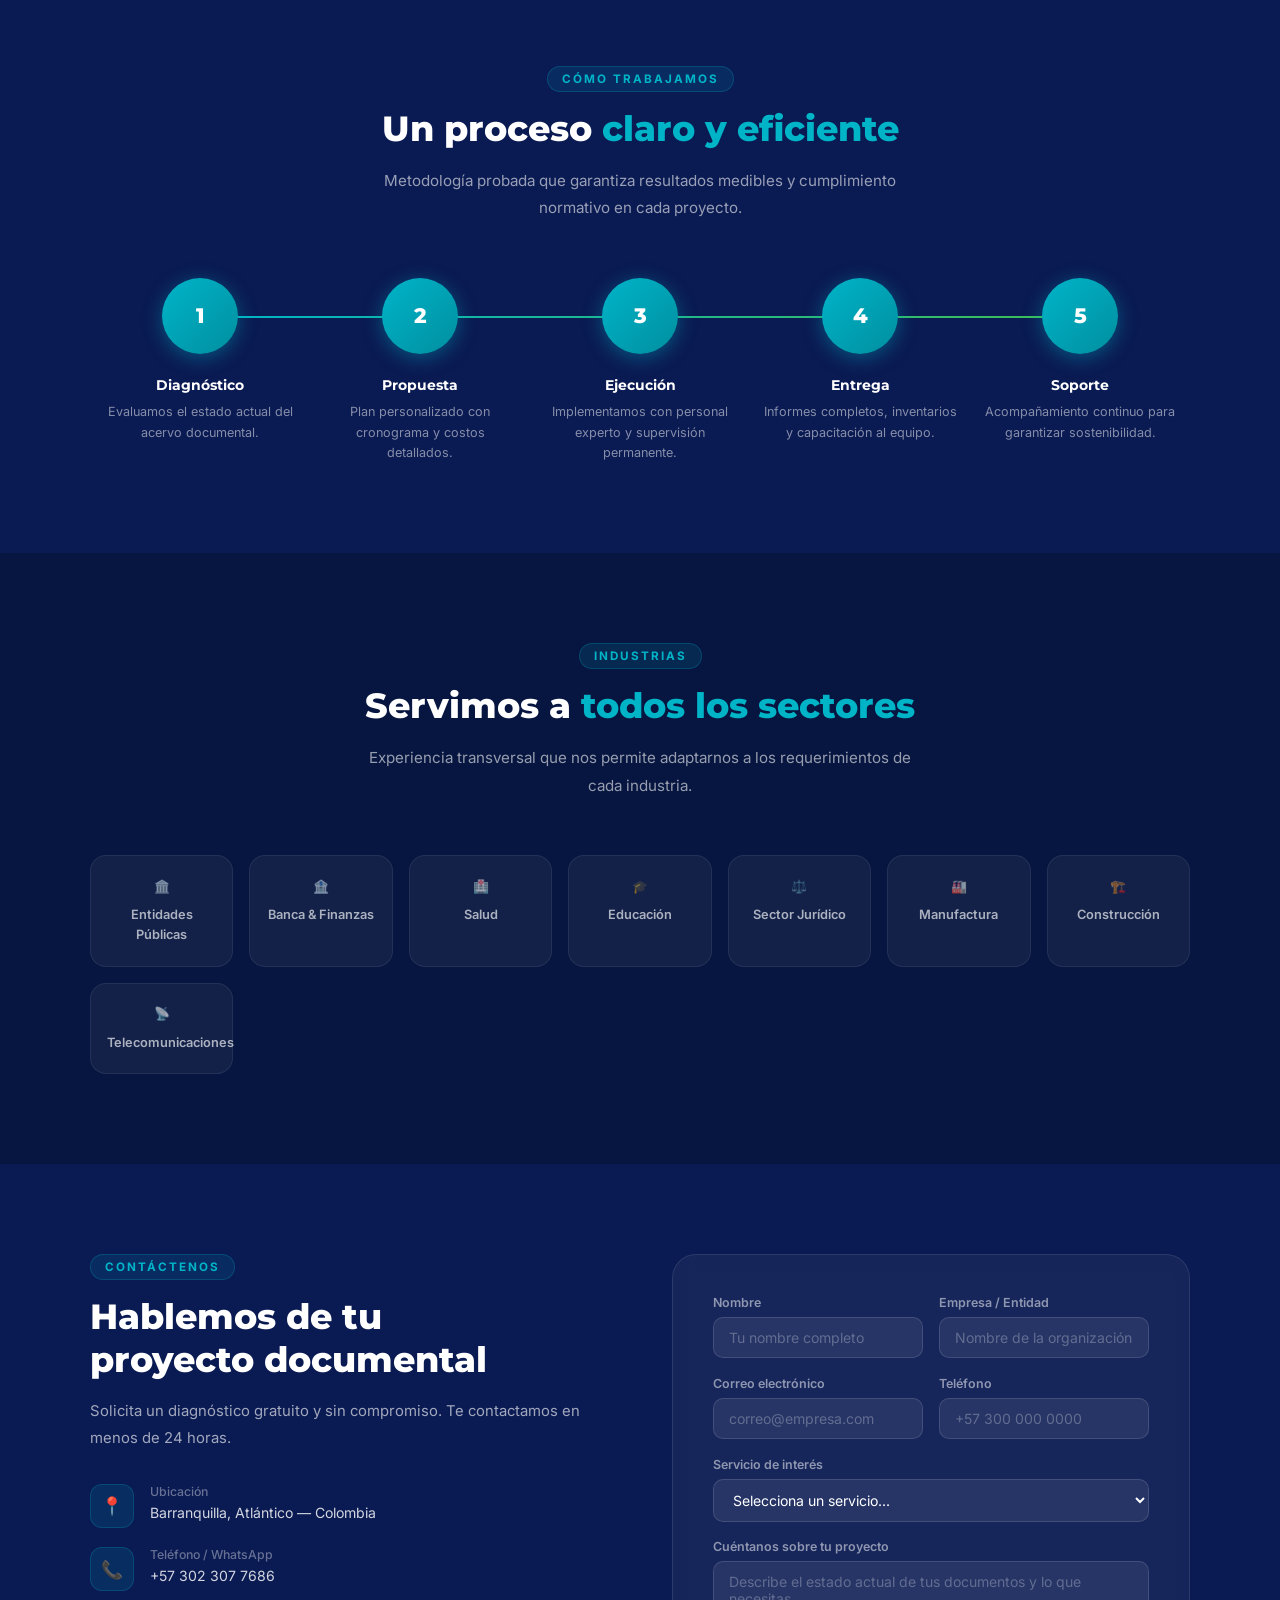
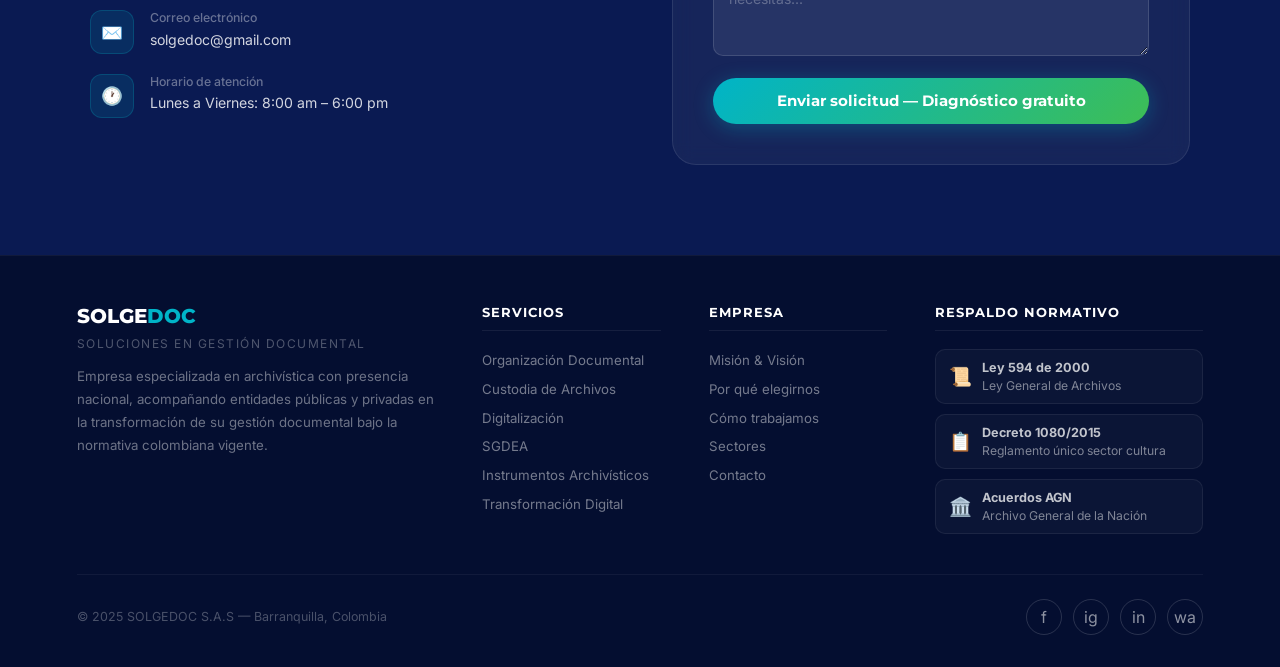
<file: index2.html>
<!DOCTYPE html>
<html lang="es">
<head>
  <meta charset="UTF-8">
  <meta name="viewport" content="width=device-width, initial-scale=1.0">
  <meta name="description" content="SOLGEDOC S.A.S – Soluciones integrales en gestión documental para entidades públicas y privadas en Colombia. Organización, digitalización, custodia y transformación digital de archivos.">
  <title>SOLGEDOC S.A.S – Gestión Documental en Colombia</title>
  <link rel="preconnect" href="https://fonts.googleapis.com">
  <link rel="preconnect" href="https://fonts.gstatic.com" crossorigin>
  <link href="https://fonts.googleapis.com/css2?family=Montserrat:wght@400;600;700;800&family=Inter:wght@300;400;500&display=swap" rel="stylesheet">
  <link rel="stylesheet" href="css/styles.css">
  <style>
    /* Resguardo de tamaño del logo (independiente de css/styles.css) */
    .nav-logo { display: flex; align-items: center; gap: 12px; }
    .nav-logo-img {
      height: 48px !important;
      width: auto !important;
      max-width: 48px !important;
      object-fit: contain !important;
      border-radius: 6px;
      flex-shrink: 0;
    }
  </style>
</head>
<body>

<!-- WHATSAPP FLOTANTE -->
<a href="https://wa.me/573023077686?text=Hola,%20deseo%20información%20sobre%20los%20servicios%20de%20SOLGEDOC"
   class="whatsapp-float" target="_blank" rel="noopener" aria-label="Contactar por WhatsApp">💬</a>

<!-- ══════════════════ NAVBAR ══════════════════ -->
<nav id="navbar">
  <a href="#inicio" class="nav-logo">
    <img src="[data-uri]" alt="SOLGEDOC S.A.S" class="nav-logo-img"
         style="height:48px;width:auto;max-width:48px;display:block;object-fit:contain;flex-shrink:0;">
    <div>
      <span class="logo-text-nav">SOLGE<span>DOC</span></span>
      <span class="logo-sas">S.A.S</span>
    </div>
  </a>
  <ul class="nav-links" id="navLinks">
    <li><a href="#servicios">Servicios</a></li>
    <li><a href="#mision">Nosotros</a></li>
    <li><a href="#proceso">Proceso</a></li>
    <li><a href="#sectores">Sectores</a></li>
    <li><a href="#contacto" class="nav-cta">Cotizar ahora</a></li>
  </ul>
  <div class="hamburger" onclick="toggleMenu()" aria-label="Menú">
    <span></span><span></span><span></span>
  </div>
</nav>

<!-- ══════════════════ HERO ══════════════════ -->
<section class="hero" id="inicio">
  <div class="hero-bg-circle c1"></div>
  <div class="hero-bg-circle c2"></div>
  <div class="hero-grid">
    <div class="hero-content">
      <div class="hero-badge"><div class="dot"></div>Gestión Documental Integral</div>
      <h1>Tu información,<br><span>organizada, segura</span><br>y siempre disponible</h1>
      <p>Organizamos, protegemos y digitalizamos el acervo documental de tu empresa o entidad con soluciones a la medida, cumpliendo la normativa archivística colombiana vigente.</p>
      <div class="hero-buttons">
        <a href="#contacto" class="btn-primary">Solicitar diagnóstico gratuito</a>
        <a href="#servicios" class="btn-secondary">Explorar servicios</a>
      </div>
      <div class="hero-stats-row">
        <div class="hero-stat"><strong>+500</strong><span>Contratos</span></div>
        <div class="hero-divider"></div>
        <div class="hero-stat"><strong>100%</strong><span>Normativo AGN</span></div>
        <div class="hero-divider"></div>
        <div class="hero-stat"><strong>+5k</strong><span>Metros lineales</span></div>
      </div>
    </div>
    <div class="hero-visual">
      <div class="hero-mini-cards">
        <div class="mini-card"><span class="mini-icon">📋</span><h4>Organización</h4><p>TRD y fondos acumulados bajo norma AGN</p></div>
        <div class="mini-card"><span class="mini-icon">🔒</span><h4>Custodia</h4><p>Almacenamiento seguro con trazabilidad</p></div>
        <div class="mini-card"><span class="mini-icon">🖥️</span><h4>Digitalización</h4><p>OCR, indexación y calidad garantizada</p></div>
        <div class="mini-card"><span class="mini-icon">☁️</span><h4>SGDEA</h4><p>Gestión electrónica en la nube</p></div>
      </div>
    </div>
  </div>
</section>

<!-- ══════════════════ CARRUSEL ══════════════════ -->
<!--
  CÓMO CAMBIAR LAS IMÁGENES DEL CARRUSEL:
  1. Reemplaza los archivos en la carpeta /img/ con las nuevas imágenes
  2. Actualiza el atributo src de cada <img> si cambia el nombre del archivo
  3. Actualiza el texto de <h3> y <p> dentro de .carousel-caption si deseas
  4. Haz git add, git commit, git push y firebase deploy
-->
<div class="carousel-section" id="galeria">
  <div class="carousel-header">
    <span class="section-label">Nuestro trabajo</span>
    <h2 class="section-title" style="color:#fff;">Soluciones que <span>transforman</span> organizaciones</h2>
  </div>
  <div class="carousel-wrapper">
    <div class="carousel-track-outer">
      <div class="carousel-track" id="carouselTrack">

        <div class="carousel-slide">
          <img src="img/slide1.jpg" alt="Barranquilla – sede principal de SOLGEDOC" loading="lazy">
          <div class="carousel-caption">
            <h3>Presencia en el Caribe colombiano</h3>
            <p>Operamos desde Barranquilla con proyección nacional en entidades públicas y privadas.</p>
          </div>
        </div>

        <div class="carousel-slide">
          <img src="img/slide2.jpg" alt="Instalaciones de custodia de archivos físicos" loading="lazy">
          <div class="carousel-caption">
            <h3>Custodia y administración documental</h3>
            <p>Instalaciones especializadas para el almacenamiento seguro y controlado de acervos.</p>
          </div>
        </div>

        <div class="carousel-slide">
          <img src="img/slide3.jpg" alt="Digitalización y gestión electrónica de documentos" loading="lazy">
          <div class="carousel-caption">
            <h3>Digitalización y gestión electrónica</h3>
            <p>Transformamos documentos físicos en activos digitales con indexación avanzada y valor legal.</p>
          </div>
        </div>

        <div class="carousel-slide">
          <img src="img/slide4.png" alt="Capacitación en gestión documental" loading="lazy">
          <div class="carousel-caption">
            <h3>Capacitación y transferencia de conocimiento</h3>
            <p>Formamos equipos institucionales en normatividad archivística y herramientas digitales.</p>
          </div>
        </div>

        <div class="carousel-slide">
          <img src="img/slide5.jpg" alt="Infraestructura tecnológica y seguridad" loading="lazy">
          <div class="carousel-caption">
            <h3>Infraestructura tecnológica y seguridad</h3>
            <p>Redes, videovigilancia, control de acceso y soporte técnico para entornos corporativos.</p>
          </div>
        </div>

        <div class="carousel-slide">
          <img src="img/slide6.jpg" alt="Indicadores y tableros de gestión documental" loading="lazy">
          <div class="carousel-caption">
            <h3>Indicadores y toma de decisiones</h3>
            <p>Tableros de gestión con métricas clave para el seguimiento y control institucional.</p>
          </div>
        </div>

      </div><!-- /carousel-track -->
    </div><!-- /carousel-track-outer -->

    <button class="carousel-btn prev" onclick="moveCarousel(-1)" aria-label="Anterior">&#8592;</button>
    <button class="carousel-btn next" onclick="moveCarousel(1)"  aria-label="Siguiente">&#8594;</button>
    <div class="carousel-dots" id="carouselDots"></div>
  </div>
</div>

<!-- ══════════════════ SERVICIOS ══════════════════ -->
<section id="servicios" class="sec-light">
  <div style="max-width:1200px;margin:0 auto;">
    <div class="section-header center reveal">
      <span class="section-label">Nuestros Servicios</span>
      <h2 class="section-title">Soluciones integrales para <span>cada etapa</span> documental</h2>
      <p class="section-subtitle">Desde la organización física hasta la transformación digital completa de tu acervo documental.</p>
    </div>
    <div class="services-grid">

      <div class="service-card reveal">
        <div class="service-icon ic-teal">📁</div>
        <h3>Organización técnica de archivos</h3>
        <p>Clasificamos, ordenamos y estructuramos archivos físicos y digitales conforme a la normativa, garantizando control, acceso y conservación eficiente.</p>
        <a href="#contacto" class="service-link">Cotizar</a>
      </div>

      <div class="service-card reveal">
        <div class="service-icon ic-green">📊</div>
        <h3>Instrumentos Archivísticos</h3>
        <p>Diseñamos e implementamos TRD, TVD, PGD y PINAR conforme a los acuerdos del Archivo General de la Nación.</p>
        <a href="#contacto" class="service-link">Cotizar</a>
      </div>

      <div class="service-card reveal">
        <div class="service-icon ic-blue">🖥️</div>
        <h3>Digitalización de Documentos</h3>
        <p>Captura, indexación y validación con OCR inteligente, tecnología de alta resolución y aseguramiento de calidad en cada imagen procesada.</p>
        <a href="#contacto" class="service-link">Cotizar</a>
      </div>

      <div class="service-card reveal">
        <div class="service-icon ic-teal">🛡️</div>
        <h3>Custodia Documental</h3>
        <p>Almacenamiento, control y administración segura de archivos con trazabilidad total y acceso oportuno a la información.</p>
        <a href="#contacto" class="service-link">Cotizar</a>
      </div>

      <div class="service-card reveal">
        <div class="service-icon ic-navy">🔄</div>
        <h3>Transformación Digital</h3>
        <p>Administración de plataformas SGDEA (Orfeo, DocuWare, Dozzier), automatización de flujos de trabajo, ciberseguridad y gestión de bases de datos.</p>
        <a href="#contacto" class="service-link">Cotizar</a>
      </div>

      <div class="service-card reveal">
        <div class="service-icon ic-green">👨‍🎓</div>
        <h3>Capacitación y Formación</h3>
        <p>Programas especializados en gestión documental, normatividad archivística y herramientas digitales, adaptados a cada institución.</p>
        <a href="#contacto" class="service-link">Cotizar</a>
      </div>

      <div class="service-card reveal">
        <div class="service-icon ic-teal">☁️</div>
        <h3>Sistemas de Conservación</h3>
        <p>Estrategias y controles para la preservación de documentos físicos y electrónicos a largo plazo, asegurando integridad y disponibilidad.</p>
        <a href="#contacto" class="service-link">Cotizar</a>
      </div>

      <div class="service-card reveal">
        <div class="service-icon ic-blue">🛟</div>
        <h3>Infraestructura y Seguridad</h3>
        <p>Videovigilancia, redes, control de acceso, infraestructura eléctrica y soporte técnico especializado para entornos corporativos.</p>
        <a href="#contacto" class="service-link">Cotizar</a>
      </div>

    </div>
  </div>
</section>

<!-- ══════════════════ MISIÓN & VISIÓN ══════════════════ -->
<section id="mision" class="sec-dark">
  <div style="max-width:1200px;margin:0 auto;">
    <div class="section-header center reveal">
      <span class="section-label">Quiénes somos</span>
      <h2 class="section-title">Nuestra <span>razón de ser</span> y hacia dónde vamos</h2>
    </div>
    <div class="mv-grid reveal">
      <div class="mv-card mission">
        <div class="mv-label">
          <div class="mv-icon">🎯</div>
          <div class="mv-label-text"><small>Lo que hacemos</small>Misión</div>
        </div>
        <p>Brindar soluciones integrales en gestión documental a entidades públicas y privadas, mediante la organización, conservación, digitalización y administración eficiente de su información, contribuyendo al cumplimiento normativo, la reducción de riesgos y la mejora continua de sus procesos.</p>
      </div>
      <div class="mv-card vision">
        <div class="mv-label">
          <div class="mv-icon">🚀</div>
          <div class="mv-label-text"><small>A dónde vamos</small>Visión</div>
        </div>
        <p>Para 2030, ser la empresa líder en gestión documental del Caribe colombiano, reconocida por la calidad de sus soluciones, la innovación tecnológica y la confianza que generamos en cada organización que acompañamos.</p>
      </div>
    </div>
    <div class="mv-values reveal">
      <h3>Nuestros valores</h3>
      <div class="values-row">
        <div class="value-item"><span class="v-icon">🤝</span><span>Confianza</span></div>
        <div class="value-item"><span class="v-icon">⚖️</span><span>Integridad</span></div>
        <div class="value-item"><span class="v-icon">🏆</span><span>Calidad</span></div>
        <div class="value-item"><span class="v-icon">💡</span><span>Innovación</span></div>
        <div class="value-item"><span class="v-icon">📜</span><span>Cumplimiento</span></div>
        <div class="value-item"><span class="v-icon">❤️</span><span>Compromiso</span></div>
      </div>
    </div>
  </div>
</section>

<!-- ══════════════════ POR QUÉ ELEGIRNOS ══════════════════ -->
<section id="nosotros" class="sec-light">
  <div class="nosotros-grid">
    <div class="reveal">
      <span class="section-label">¿Por qué SOLGEDOC?</span>
      <h2 class="section-title">Expertos que <span>protegen</span> tu patrimonio documental</h2>
      <p style="color:var(--text-light);line-height:1.82;font-size:0.93rem;margin-bottom:0.5rem;">Acompañamos organizaciones en Colombia garantizando que su información esté organizada, protegida y disponible cuando más la necesitan.</p>
      <ul class="why-list">
        <li class="why-item">
          <div class="why-check">✓</div>
          <div><h4>Cumplimiento normativo garantizado</h4><p>Procesos ajustados a la Ley 594/2000, Decreto 1080/2015 y acuerdos del AGN.</p></div>
        </li>
        <li class="why-item">
          <div class="why-check">✓</div>
          <div><h4>Equipo certificado en archivística</h4><p>Profesionales con formación y experiencia en gestión de información pública y privada.</p></div>
        </li>
        <li class="why-item">
          <div class="why-check">✓</div>
          <div><h4>Diagnóstico inicial gratuito</h4><p>Visitamos tu organización, evaluamos el archivo y proponemos la mejor solución.</p></div>
        </li>
        <li class="why-item">
          <div class="why-check">✓</div>
          <div><h4>Soluciones completamente a la medida</h4><p>Planes personalizados según volumen, tipo de documentos y urgencia de cada cliente.</p></div>
        </li>
      </ul>
    </div>
    <div class="nosotros-visual reveal">
      <div class="stat-card featured">
        <strong>+5.000</strong>
        <span>Metros lineales organizados</span>
        <p>en entidades del sector público y privado a nivel nacional</p>
      </div>
      <div class="stat-card"><strong>98%</strong><span>Satisfacción</span><p>clientes que renuevan contrato</p></div>
      <div class="stat-card"><strong>72h</strong><span>Respuesta</span><p>tiempo máx. de cotización</p></div>
    </div>
  </div>
</section>

<!-- ══════════════════ PROCESO ══════════════════ -->
<section id="proceso" class="sec-mid">
  <div style="max-width:1200px;margin:0 auto;">
    <div class="section-header center reveal">
      <span class="section-label">Cómo trabajamos</span>
      <h2 class="section-title">Un proceso <span>claro y eficiente</span></h2>
      <p class="section-subtitle">Metodología probada que garantiza resultados medibles y cumplimiento normativo en cada proyecto.</p>
    </div>
    <div class="process-steps reveal">
      <div class="step"><div class="step-num">1</div><h3>Diagnóstico</h3><p>Evaluamos el estado actual del acervo documental.</p></div>
      <div class="step"><div class="step-num">2</div><h3>Propuesta</h3><p>Plan personalizado con cronograma y costos detallados.</p></div>
      <div class="step"><div class="step-num">3</div><h3>Ejecución</h3><p>Implementamos con personal experto y supervisión permanente.</p></div>
      <div class="step"><div class="step-num">4</div><h3>Entrega</h3><p>Informes completos, inventarios y capacitación al equipo.</p></div>
      <div class="step"><div class="step-num">5</div><h3>Soporte</h3><p>Acompañamiento continuo para garantizar sostenibilidad.</p></div>
    </div>
  </div>
</section>

<!-- ══════════════════ SECTORES ══════════════════ -->
<section id="sectores" class="sec-dark">
  <div style="max-width:1200px;margin:0 auto;">
    <div class="section-header center reveal">
      <span class="section-label">Industrias</span>
      <h2 class="section-title">Servimos a <span>todos los sectores</span></h2>
      <p class="section-subtitle">Experiencia transversal que nos permite adaptarnos a los requerimientos de cada industria.</p>
    </div>
    <div class="sectors-grid reveal">
      <div class="sector-item"><span class="sector-emoji">🏛️</span><span>Entidades Públicas</span></div>
      <div class="sector-item"><span class="sector-emoji">🏦</span><span>Banca & Finanzas</span></div>
      <div class="sector-item"><span class="sector-emoji">🏥</span><span>Salud</span></div>
      <div class="sector-item"><span class="sector-emoji">🎓</span><span>Educación</span></div>
      <div class="sector-item"><span class="sector-emoji">⚖️</span><span>Sector Jurídico</span></div>
      <div class="sector-item"><span class="sector-emoji">🏭</span><span>Manufactura</span></div>
      <div class="sector-item"><span class="sector-emoji">🏗️</span><span>Construcción</span></div>
      <div class="sector-item"><span class="sector-emoji">📡</span><span>Telecomunicaciones</span></div>
    </div>
  </div>
</section>

<!-- ══════════════════ CONTACTO ══════════════════ -->
<section id="contacto" class="sec-mid">
  <div class="contact-grid">
    <div class="contact-info reveal">
      <span class="section-label">Contáctenos</span>
      <h2 class="section-title">Hablemos de tu<br>proyecto documental</h2>
      <p>Solicita un diagnóstico gratuito y sin compromiso. Te contactamos en menos de 24 horas.</p>
      <div class="contact-item">
        <div class="contact-item-icon">📍</div>
        <div><h4>Ubicación</h4><p>Barranquilla, Atlántico — Colombia</p></div>
      </div>
      <div class="contact-item">
        <div class="contact-item-icon">📞</div>
        <div><h4>Teléfono / WhatsApp</h4><p>+57 302 307 7686</p></div>
      </div>
      <div class="contact-item">
        <div class="contact-item-icon">✉️</div>
        <div><h4>Correo electrónico</h4><p>solgedoc@gmail.com</p></div>
      </div>
      <div class="contact-item">
        <div class="contact-item-icon">🕐</div>
        <div><h4>Horario de atención</h4><p>Lunes a Viernes: 8:00 am – 6:00 pm</p></div>
      </div>
    </div>

    <div class="contact-form reveal">
      <div class="form-row">
        <div class="form-group">
          <label for="nombre">Nombre</label>
          <input type="text" id="nombre" name="nombre" placeholder="Tu nombre completo" required>
        </div>
        <div class="form-group">
          <label for="empresa">Empresa / Entidad</label>
          <input type="text" id="empresa" name="empresa" placeholder="Nombre de la organización">
        </div>
      </div>
      <div class="form-row">
        <div class="form-group">
          <label for="correo">Correo electrónico</label>
          <input type="email" id="correo" name="correo" placeholder="correo@empresa.com" required>
        </div>
        <div class="form-group">
          <label for="telefono">Teléfono</label>
          <input type="tel" id="telefono" name="telefono" placeholder="+57 300 000 0000">
        </div>
      </div>
      <div class="form-group">
        <label for="servicio">Servicio de interés</label>
        <select id="servicio" name="servicio">
          <option value="">Selecciona un servicio...</option>
          <option>Organización & Clasificación Documental</option>
          <option>Custodia & Almacenamiento</option>
          <option>Digitalización de Documentos</option>
          <option>SGDEA – Gestión Electrónica</option>
          <option>Instrumentos Archivísticos (TRD / TVD / PGD)</option>
          <option>Transformación Digital</option>
          <option>Capacitación y Formación</option>
          <option>Infraestructura y Seguridad</option>
          <option>Diagnóstico Integral (gratuito)</option>
        </select>
      </div>
      <div class="form-group">
        <label for="mensaje">Cuéntanos sobre tu proyecto</label>
        <textarea id="mensaje" name="mensaje" placeholder="Describe el estado actual de tus documentos y lo que necesitas..."></textarea>
      </div>
      <button class="btn-form" onclick="handleSubmit()">Enviar solicitud — Diagnóstico gratuito</button>
    </div>
  </div>
</section>

<!-- ══════════════════ FOOTER ══════════════════ -->
<footer>
  <div class="footer-grid">
    <div>
      <div class="footer-logo-text">SOLGE<span>DOC</span></div>
      <p class="footer-tagline">Soluciones en Gestión Documental</p>
      <p class="footer-desc">Empresa especializada en archivística con presencia nacional, acompañando entidades públicas y privadas en la transformación de su gestión documental bajo la normativa colombiana vigente.</p>
    </div>
    <div class="footer-col">
      <h4>Servicios</h4>
      <ul>
        <li><a href="#servicios">Organización Documental</a></li>
        <li><a href="#servicios">Custodia de Archivos</a></li>
        <li><a href="#servicios">Digitalización</a></li>
        <li><a href="#servicios">SGDEA</a></li>
        <li><a href="#servicios">Instrumentos Archivísticos</a></li>
        <li><a href="#servicios">Transformación Digital</a></li>
      </ul>
    </div>
    <div class="footer-col">
      <h4>Empresa</h4>
      <ul>
        <li><a href="#mision">Misión & Visión</a></li>
        <li><a href="#nosotros">Por qué elegirnos</a></li>
        <li><a href="#proceso">Cómo trabajamos</a></li>
        <li><a href="#sectores">Sectores</a></li>
        <li><a href="#contacto">Contacto</a></li>
      </ul>
    </div>
    <div class="footer-col">
      <h4>Respaldo normativo</h4>
      <div class="footer-certif">
        <div class="certif-badge"><span class="cert-ico">📜</span><div><strong>Ley 594 de 2000</strong>Ley General de Archivos</div></div>
        <div class="certif-badge"><span class="cert-ico">📋</span><div><strong>Decreto 1080/2015</strong>Reglamento único sector cultura</div></div>
        <div class="certif-badge"><span class="cert-ico">🏛️</span><div><strong>Acuerdos AGN</strong>Archivo General de la Nación</div></div>
      </div>
    </div>
  </div>
  <div class="footer-bottom">
    <p>© 2025 SOLGEDOC S.A.S — Barranquilla, Colombia</p>
    <div class="social-links">
      <a href="#" class="social-link" title="Facebook">f</a>
      <a href="#" class="social-link" title="Instagram">ig</a>
      <a href="#" class="social-link" title="LinkedIn">in</a>
      <a href="#" class="social-link" title="WhatsApp">wa</a>
    </div>
  </div>
</footer>

<script src="js/main.js"></script>
</body>
</html>
</file>
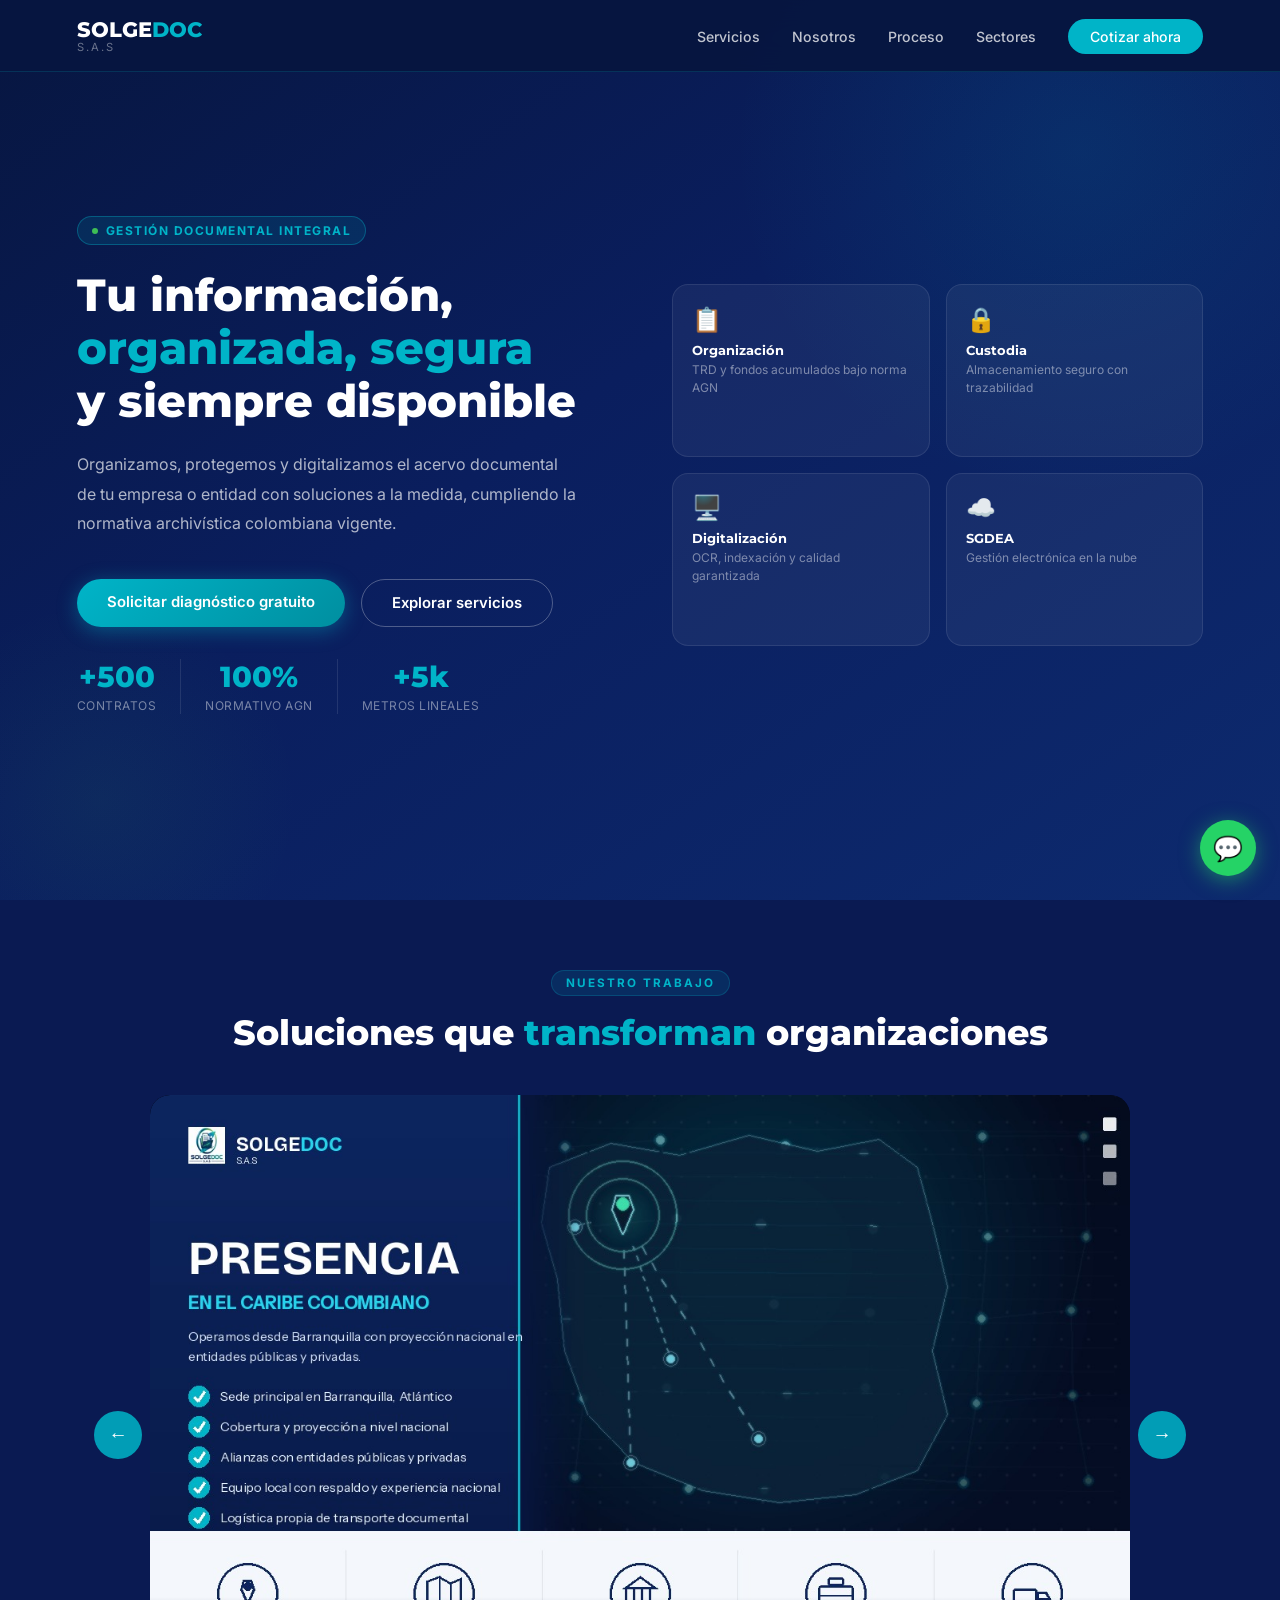
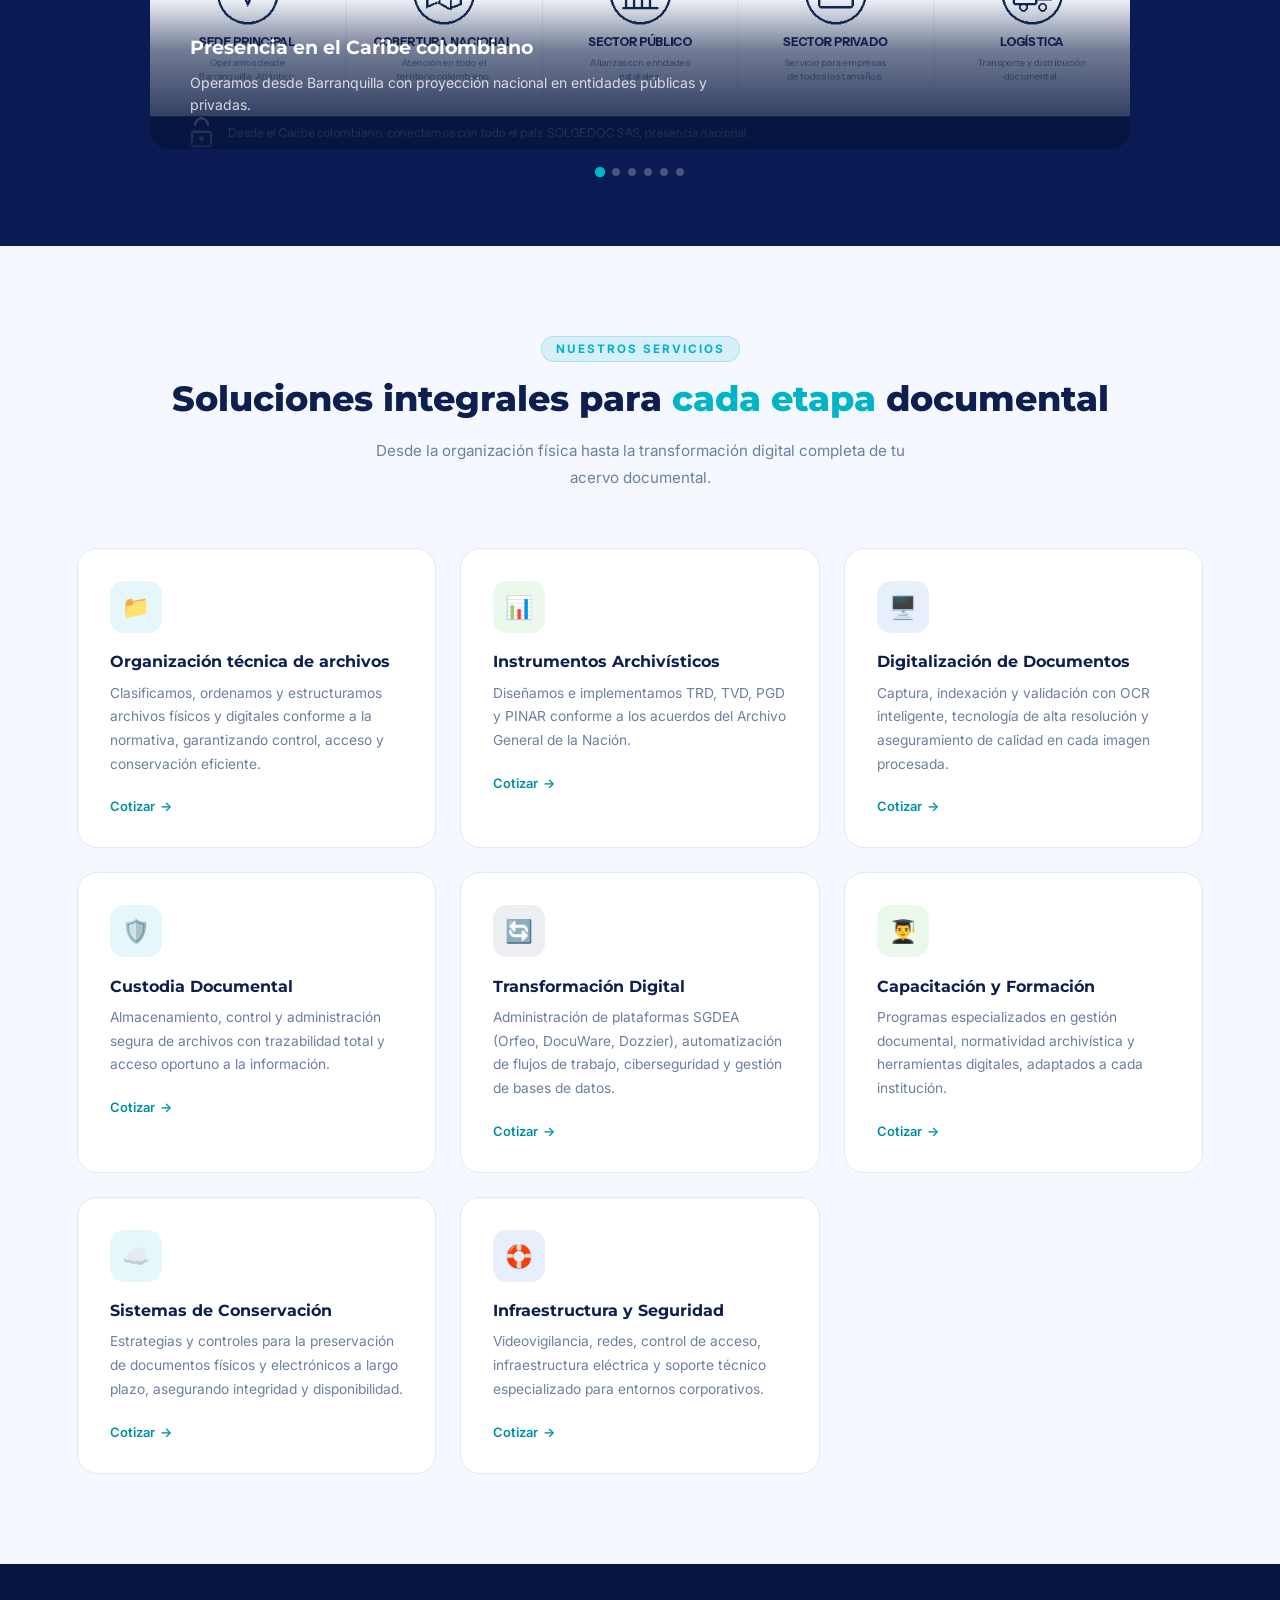
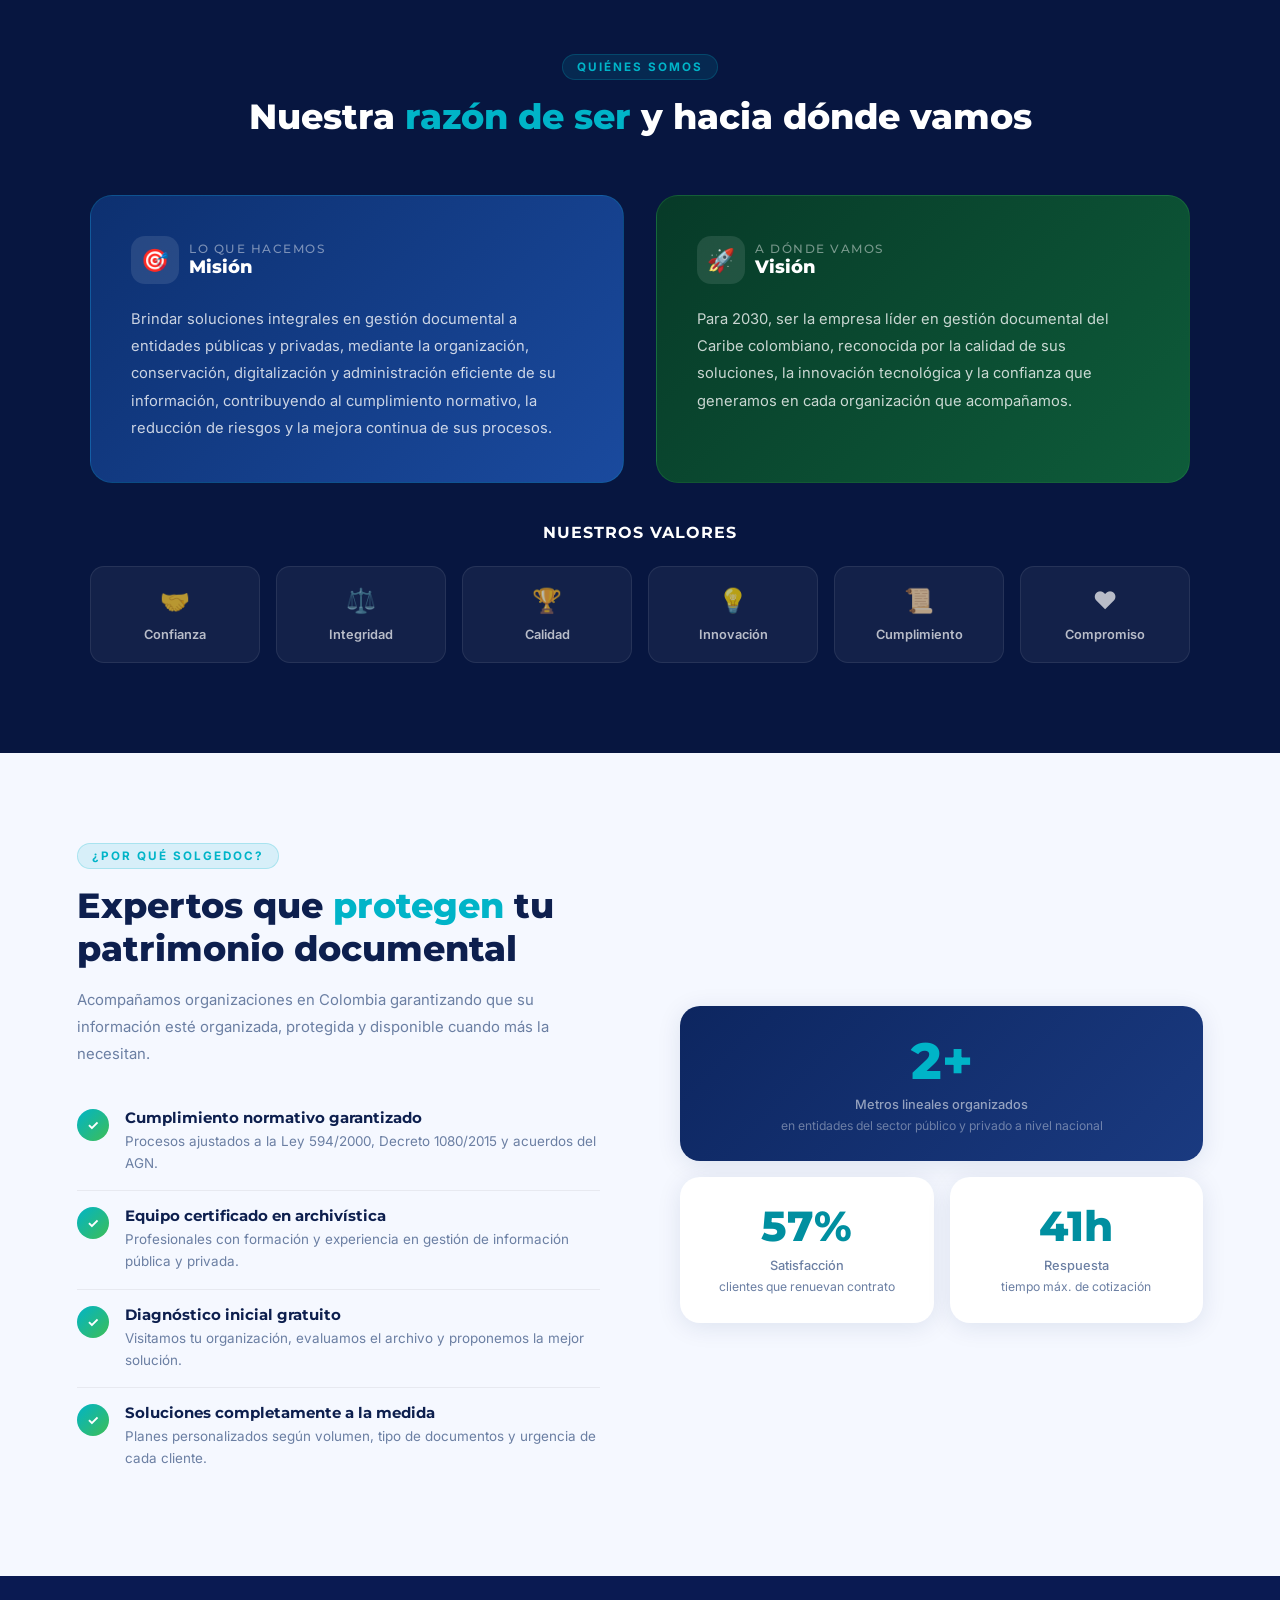
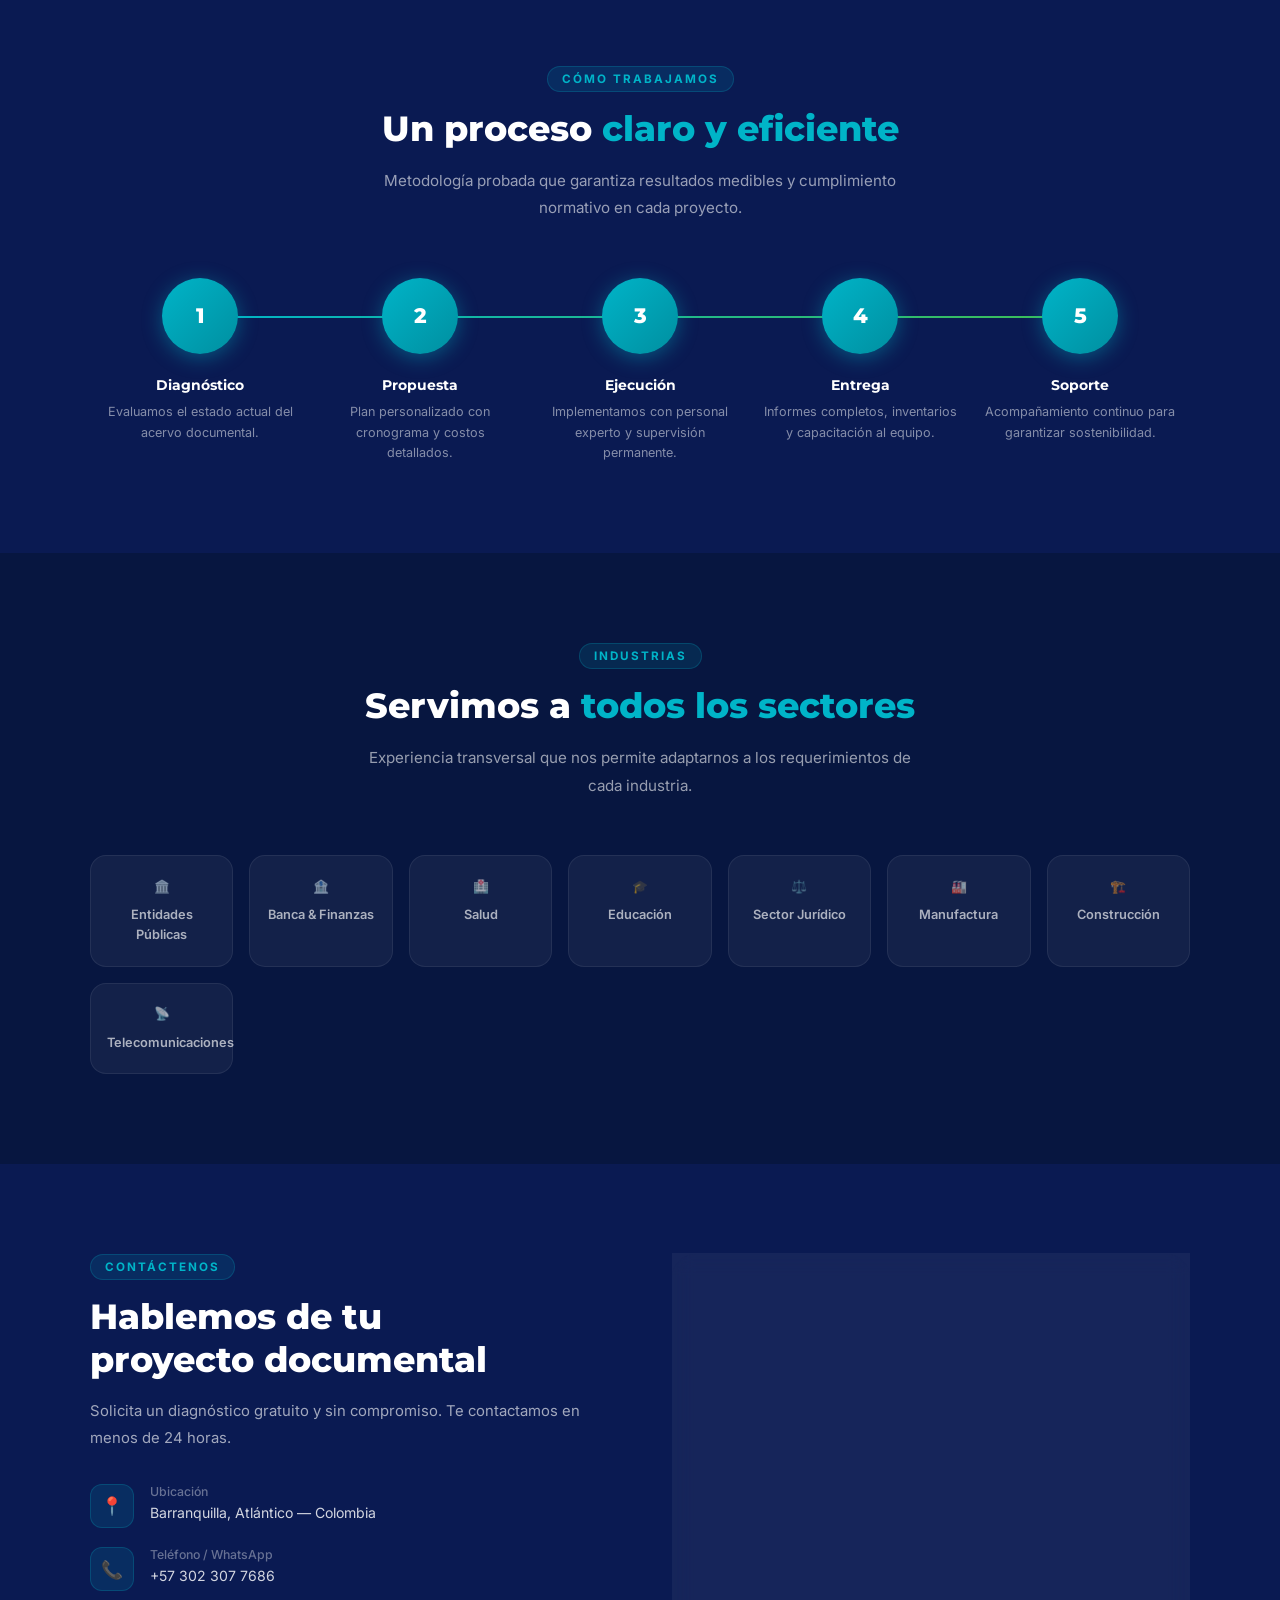
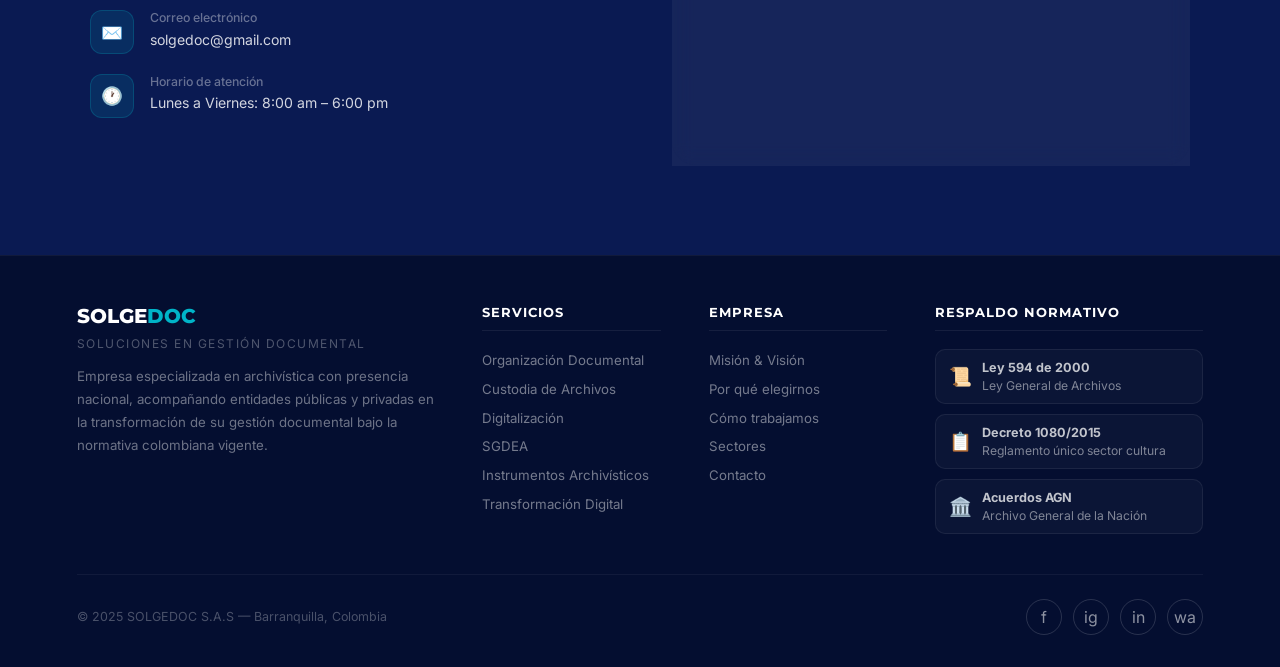
<file: pruebas.html>
<!DOCTYPE html>
<html lang="es">
<head>
  <meta charset="UTF-8">
  <meta name="viewport" content="width=device-width, initial-scale=1.0">
  <meta name="description" content="SOLGEDOC S.A.S – Soluciones integrales en gestión documental para entidades públicas y privadas en Colombia. Organización, digitalización, custodia y transformación digital de archivos.">
  <title>SOLGEDOC S.A.S – Gestión Documental en Colombia</title>
  <link rel="preconnect" href="https://fonts.googleapis.com">
  <link rel="preconnect" href="https://fonts.gstatic.com" crossorigin>
  <link href="https://fonts.googleapis.com/css2?family=Montserrat:wght@400;600;700;800&family=Inter:wght@300;400;500&display=swap" rel="stylesheet">
  <link rel="stylesheet" href="css/styles.css">
</head>
<body>

<!-- WHATSAPP FLOTANTE -->
<a href="https://wa.me/573023077686?text=Hola,%20deseo%20información%20sobre%20los%20servicios%20de%20SOLGEDOC"
   class="whatsapp-float" target="_blank" rel="noopener" aria-label="Contactar por WhatsApp">💬</a>

<!-- ══════════════════ NAVBAR ══════════════════ -->
<nav id="navbar">
  <a href="#inicio" class="nav-logo">
    <div>
      <span class="logo-text-nav">SOLGE<span>DOC</span></span>
      <span class="logo-sas">S.A.S</span>
    </div>
  </a>
  <ul class="nav-links" id="navLinks">
    <li><a href="#servicios">Servicios</a></li>
    <li><a href="#mision">Nosotros</a></li>
    <li><a href="#proceso">Proceso</a></li>
    <li><a href="#sectores">Sectores</a></li>
    <li><a href="#contacto" class="nav-cta">Cotizar ahora</a></li>
  </ul>
  <div class="hamburger" onclick="toggleMenu()" aria-label="Menú">
    <span></span><span></span><span></span>
  </div>
</nav>

<!-- ══════════════════ HERO ══════════════════ -->
<section class="hero" id="inicio">
  <div class="hero-bg-circle c1"></div>
  <div class="hero-bg-circle c2"></div>
  <div class="hero-grid">
    <div class="hero-content">
      <div class="hero-badge"><div class="dot"></div>Gestión Documental Integral</div>
      <h1>Tu información,<br><span>organizada, segura</span><br>y siempre disponible</h1>
      <p>Organizamos, protegemos y digitalizamos el acervo documental de tu empresa o entidad con soluciones a la medida, cumpliendo la normativa archivística colombiana vigente.</p>
      <div class="hero-buttons">
        <a href="#contacto" class="btn-primary">Solicitar diagnóstico gratuito</a>
        <a href="#servicios" class="btn-secondary">Explorar servicios</a>
      </div>
      <div class="hero-stats-row">
        <div class="hero-stat"><strong>+500</strong><span>Contratos</span></div>
        <div class="hero-divider"></div>
        <div class="hero-stat"><strong>100%</strong><span>Normativo AGN</span></div>
        <div class="hero-divider"></div>
        <div class="hero-stat"><strong>+5k</strong><span>Metros lineales</span></div>
      </div>
    </div>
    <div class="hero-visual">
      <div class="hero-mini-cards">
        <div class="mini-card"><span class="mini-icon">📋</span><h4>Organización</h4><p>TRD y fondos acumulados bajo norma AGN</p></div>
        <div class="mini-card"><span class="mini-icon">🔒</span><h4>Custodia</h4><p>Almacenamiento seguro con trazabilidad</p></div>
        <div class="mini-card"><span class="mini-icon">🖥️</span><h4>Digitalización</h4><p>OCR, indexación y calidad garantizada</p></div>
        <div class="mini-card"><span class="mini-icon">☁️</span><h4>SGDEA</h4><p>Gestión electrónica en la nube</p></div>
      </div>
    </div>
  </div>
</section>

<!-- ══════════════════ CARRUSEL ══════════════════ -->
<!--
  CÓMO CAMBIAR LAS IMÁGENES DEL CARRUSEL:
  1. Reemplaza los archivos en la carpeta /img/ con las nuevas imágenes
  2. Actualiza el atributo src de cada <img> si cambia el nombre del archivo
  3. Actualiza el texto de <h3> y <p> dentro de .carousel-caption si deseas
  4. Haz git add, git commit, git push y firebase deploy
-->
<div class="carousel-section" id="galeria">
  <div class="carousel-header">
    <span class="section-label">Nuestro trabajo</span>
    <h2 class="section-title" style="color:#fff;">Soluciones que <span>transforman</span> organizaciones</h2>
  </div>
  <div class="carousel-wrapper">
    <div class="carousel-track-outer">
      <div class="carousel-track" id="carouselTrack">

        <div class="carousel-slide">
          <img src="img/slide1.jpg" alt="Barranquilla – sede principal de SOLGEDOC" loading="lazy">
          <div class="carousel-caption">
            <h3>Presencia en el Caribe colombiano</h3>
            <p>Operamos desde Barranquilla con proyección nacional en entidades públicas y privadas.</p>
          </div>
        </div>

        <div class="carousel-slide">
          <img src="img/slide2.jpg" alt="Instalaciones de custodia de archivos físicos" loading="lazy">
          <div class="carousel-caption">
            <h3>Custodia y administración documental</h3>
            <p>Instalaciones especializadas para el almacenamiento seguro y controlado de acervos.</p>
          </div>
        </div>

        <div class="carousel-slide">
          <img src="img/slide3.jpg" alt="Digitalización y gestión electrónica de documentos" loading="lazy">
          <div class="carousel-caption">
            <h3>Digitalización y gestión electrónica</h3>
            <p>Transformamos documentos físicos en activos digitales con indexación avanzada y valor legal.</p>
          </div>
        </div>

        <div class="carousel-slide">
          <img src="img/slide4.png" alt="Capacitación en gestión documental" loading="lazy">
          <div class="carousel-caption">
            <h3>Capacitación y transferencia de conocimiento</h3>
            <p>Formamos equipos institucionales en normatividad archivística y herramientas digitales.</p>
          </div>
        </div>

        <div class="carousel-slide">
          <img src="img/slide5.jpg" alt="Infraestructura tecnológica y seguridad" loading="lazy">
          <div class="carousel-caption">
            <h3>Infraestructura tecnológica y seguridad</h3>
            <p>Redes, videovigilancia, control de acceso y soporte técnico para entornos corporativos.</p>
          </div>
        </div>

        <div class="carousel-slide">
          <img src="img/slide6.jpg" alt="Indicadores y tableros de gestión documental" loading="lazy">
          <div class="carousel-caption">
            <h3>Indicadores y toma de decisiones</h3>
            <p>Tableros de gestión con métricas clave para el seguimiento y control institucional.</p>
          </div>
        </div>

      </div><!-- /carousel-track -->
    </div><!-- /carousel-track-outer -->

    <button class="carousel-btn prev" onclick="moveCarousel(-1)" aria-label="Anterior">&#8592;</button>
    <button class="carousel-btn next" onclick="moveCarousel(1)"  aria-label="Siguiente">&#8594;</button>
    <div class="carousel-dots" id="carouselDots"></div>
  </div>
</div>

<!-- ══════════════════ SERVICIOS ══════════════════ -->
<section id="servicios" class="sec-light">
  <div style="max-width:1200px;margin:0 auto;">
    <div class="section-header center reveal">
      <span class="section-label">Nuestros Servicios</span>
      <h2 class="section-title">Soluciones integrales para <span>cada etapa</span> documental</h2>
      <p class="section-subtitle">Desde la organización física hasta la transformación digital completa de tu acervo documental.</p>
    </div>
    <div class="services-grid">

      <div class="service-card reveal">
        <div class="service-icon ic-teal">📁</div>
        <h3>Organización técnica de archivos</h3>
        <p>Clasificamos, ordenamos y estructuramos archivos físicos y digitales conforme a la normativa, garantizando control, acceso y conservación eficiente.</p>
        <a href="#contacto" class="service-link">Cotizar</a>
      </div>

      <div class="service-card reveal">
        <div class="service-icon ic-green">📊</div>
        <h3>Instrumentos Archivísticos</h3>
        <p>Diseñamos e implementamos TRD, TVD, PGD y PINAR conforme a los acuerdos del Archivo General de la Nación.</p>
        <a href="#contacto" class="service-link">Cotizar</a>
      </div>

      <div class="service-card reveal">
        <div class="service-icon ic-blue">🖥️</div>
        <h3>Digitalización de Documentos</h3>
        <p>Captura, indexación y validación con OCR inteligente, tecnología de alta resolución y aseguramiento de calidad en cada imagen procesada.</p>
        <a href="#contacto" class="service-link">Cotizar</a>
      </div>

      <div class="service-card reveal">
        <div class="service-icon ic-teal">🛡️</div>
        <h3>Custodia Documental</h3>
        <p>Almacenamiento, control y administración segura de archivos con trazabilidad total y acceso oportuno a la información.</p>
        <a href="#contacto" class="service-link">Cotizar</a>
      </div>

      <div class="service-card reveal">
        <div class="service-icon ic-navy">🔄</div>
        <h3>Transformación Digital</h3>
        <p>Administración de plataformas SGDEA (Orfeo, DocuWare, Dozzier), automatización de flujos de trabajo, ciberseguridad y gestión de bases de datos.</p>
        <a href="#contacto" class="service-link">Cotizar</a>
      </div>

      <div class="service-card reveal">
        <div class="service-icon ic-green">👨‍🎓</div>
        <h3>Capacitación y Formación</h3>
        <p>Programas especializados en gestión documental, normatividad archivística y herramientas digitales, adaptados a cada institución.</p>
        <a href="#contacto" class="service-link">Cotizar</a>
      </div>

      <div class="service-card reveal">
        <div class="service-icon ic-teal">☁️</div>
        <h3>Sistemas de Conservación</h3>
        <p>Estrategias y controles para la preservación de documentos físicos y electrónicos a largo plazo, asegurando integridad y disponibilidad.</p>
        <a href="#contacto" class="service-link">Cotizar</a>
      </div>

      <div class="service-card reveal">
        <div class="service-icon ic-blue">🛟</div>
        <h3>Infraestructura y Seguridad</h3>
        <p>Videovigilancia, redes, control de acceso, infraestructura eléctrica y soporte técnico especializado para entornos corporativos.</p>
        <a href="#contacto" class="service-link">Cotizar</a>
      </div>

    </div>
  </div>
</section>

<!-- ══════════════════ MISIÓN & VISIÓN ══════════════════ -->
<section id="mision" class="sec-dark">
  <div style="max-width:1200px;margin:0 auto;">
    <div class="section-header center reveal">
      <span class="section-label">Quiénes somos</span>
      <h2 class="section-title">Nuestra <span>razón de ser</span> y hacia dónde vamos</h2>
    </div>
    <div class="mv-grid reveal">
      <div class="mv-card mission">
        <div class="mv-label">
          <div class="mv-icon">🎯</div>
          <div class="mv-label-text"><small>Lo que hacemos</small>Misión</div>
        </div>
        <p>Brindar soluciones integrales en gestión documental a entidades públicas y privadas, mediante la organización, conservación, digitalización y administración eficiente de su información, contribuyendo al cumplimiento normativo, la reducción de riesgos y la mejora continua de sus procesos.</p>
      </div>
      <div class="mv-card vision">
        <div class="mv-label">
          <div class="mv-icon">🚀</div>
          <div class="mv-label-text"><small>A dónde vamos</small>Visión</div>
        </div>
        <p>Para 2030, ser la empresa líder en gestión documental del Caribe colombiano, reconocida por la calidad de sus soluciones, la innovación tecnológica y la confianza que generamos en cada organización que acompañamos.</p>
      </div>
    </div>
    <div class="mv-values reveal">
      <h3>Nuestros valores</h3>
      <div class="values-row">
        <div class="value-item"><span class="v-icon">🤝</span><span>Confianza</span></div>
        <div class="value-item"><span class="v-icon">⚖️</span><span>Integridad</span></div>
        <div class="value-item"><span class="v-icon">🏆</span><span>Calidad</span></div>
        <div class="value-item"><span class="v-icon">💡</span><span>Innovación</span></div>
        <div class="value-item"><span class="v-icon">📜</span><span>Cumplimiento</span></div>
        <div class="value-item"><span class="v-icon">❤️</span><span>Compromiso</span></div>
      </div>
    </div>
  </div>
</section>

<!-- ══════════════════ POR QUÉ ELEGIRNOS ══════════════════ -->
<section id="nosotros" class="sec-light">
  <div class="nosotros-grid">
    <div class="reveal">
      <span class="section-label">¿Por qué SOLGEDOC?</span>
      <h2 class="section-title">Expertos que <span>protegen</span> tu patrimonio documental</h2>
      <p style="color:var(--text-light);line-height:1.82;font-size:0.93rem;margin-bottom:0.5rem;">Acompañamos organizaciones en Colombia garantizando que su información esté organizada, protegida y disponible cuando más la necesitan.</p>
      <ul class="why-list">
        <li class="why-item">
          <div class="why-check">✓</div>
          <div><h4>Cumplimiento normativo garantizado</h4><p>Procesos ajustados a la Ley 594/2000, Decreto 1080/2015 y acuerdos del AGN.</p></div>
        </li>
        <li class="why-item">
          <div class="why-check">✓</div>
          <div><h4>Equipo certificado en archivística</h4><p>Profesionales con formación y experiencia en gestión de información pública y privada.</p></div>
        </li>
        <li class="why-item">
          <div class="why-check">✓</div>
          <div><h4>Diagnóstico inicial gratuito</h4><p>Visitamos tu organización, evaluamos el archivo y proponemos la mejor solución.</p></div>
        </li>
        <li class="why-item">
          <div class="why-check">✓</div>
          <div><h4>Soluciones completamente a la medida</h4><p>Planes personalizados según volumen, tipo de documentos y urgencia de cada cliente.</p></div>
        </li>
      </ul>
    </div>
    <div class="nosotros-visual reveal">
      <div class="stat-card featured">
        <strong>+5.000</strong>
        <span>Metros lineales organizados</span>
        <p>en entidades del sector público y privado a nivel nacional</p>
      </div>
      <div class="stat-card"><strong>98%</strong><span>Satisfacción</span><p>clientes que renuevan contrato</p></div>
      <div class="stat-card"><strong>72h</strong><span>Respuesta</span><p>tiempo máx. de cotización</p></div>
    </div>
  </div>
</section>

<!-- ══════════════════ PROCESO ══════════════════ -->
<section id="proceso" class="sec-mid">
  <div style="max-width:1200px;margin:0 auto;">
    <div class="section-header center reveal">
      <span class="section-label">Cómo trabajamos</span>
      <h2 class="section-title">Un proceso <span>claro y eficiente</span></h2>
      <p class="section-subtitle">Metodología probada que garantiza resultados medibles y cumplimiento normativo en cada proyecto.</p>
    </div>
    <div class="process-steps reveal">
      <div class="step"><div class="step-num">1</div><h3>Diagnóstico</h3><p>Evaluamos el estado actual del acervo documental.</p></div>
      <div class="step"><div class="step-num">2</div><h3>Propuesta</h3><p>Plan personalizado con cronograma y costos detallados.</p></div>
      <div class="step"><div class="step-num">3</div><h3>Ejecución</h3><p>Implementamos con personal experto y supervisión permanente.</p></div>
      <div class="step"><div class="step-num">4</div><h3>Entrega</h3><p>Informes completos, inventarios y capacitación al equipo.</p></div>
      <div class="step"><div class="step-num">5</div><h3>Soporte</h3><p>Acompañamiento continuo para garantizar sostenibilidad.</p></div>
    </div>
  </div>
</section>

<!-- ══════════════════ SECTORES ══════════════════ -->
<section id="sectores" class="sec-dark">
  <div style="max-width:1200px;margin:0 auto;">
    <div class="section-header center reveal">
      <span class="section-label">Industrias</span>
      <h2 class="section-title">Servimos a <span>todos los sectores</span></h2>
      <p class="section-subtitle">Experiencia transversal que nos permite adaptarnos a los requerimientos de cada industria.</p>
    </div>
    <div class="sectors-grid reveal">
      <div class="sector-item"><span class="sector-emoji">🏛️</span><span>Entidades Públicas</span></div>
      <div class="sector-item"><span class="sector-emoji">🏦</span><span>Banca & Finanzas</span></div>
      <div class="sector-item"><span class="sector-emoji">🏥</span><span>Salud</span></div>
      <div class="sector-item"><span class="sector-emoji">🎓</span><span>Educación</span></div>
      <div class="sector-item"><span class="sector-emoji">⚖️</span><span>Sector Jurídico</span></div>
      <div class="sector-item"><span class="sector-emoji">🏭</span><span>Manufactura</span></div>
      <div class="sector-item"><span class="sector-emoji">🏗️</span><span>Construcción</span></div>
      <div class="sector-item"><span class="sector-emoji">📡</span><span>Telecomunicaciones</span></div>
    </div>
  </div>
</section>

<!-- ══════════════════ CONTACTO ══════════════════ -->
<section id="contacto" class="sec-mid">
  <div class="contact-grid">
    <div class="contact-info reveal">
      <span class="section-label">Contáctenos</span>
      <h2 class="section-title">Hablemos de tu<br>proyecto documental</h2>
      <p>Solicita un diagnóstico gratuito y sin compromiso. Te contactamos en menos de 24 horas.</p>
      <div class="contact-item">
        <div class="contact-item-icon">📍</div>
        <div><h4>Ubicación</h4><p>Barranquilla, Atlántico — Colombia</p></div>
      </div>
      <div class="contact-item">
        <div class="contact-item-icon">📞</div>
        <div><h4>Teléfono / WhatsApp</h4><p>+57 302 307 7686</p></div>
      </div>
      <div class="contact-item">
        <div class="contact-item-icon">✉️</div>
        <div><h4>Correo electrónico</h4><p>solgedoc@gmail.com</p></div>
      </div>
      <div class="contact-item">
        <div class="contact-item-icon">🕐</div>
        <div><h4>Horario de atención</h4><p>Lunes a Viernes: 8:00 am – 6:00 pm</p></div>
      </div>
    </div>

    <div class="contact-form reveal">
      <div class="form-row">
        <div class="form-group">
          <label for="nombre">Nombre</label>
          <input type="text" id="nombre" name="nombre" placeholder="Tu nombre completo" required>
        </div>
        <div class="form-group">
          <label for="empresa">Empresa / Entidad</label>
          <input type="text" id="empresa" name="empresa" placeholder="Nombre de la organización">
        </div>
      </div>
      <div class="form-row">
        <div class="form-group">
          <label for="correo">Correo electrónico</label>
          <input type="email" id="correo" name="correo" placeholder="correo@empresa.com" required>
        </div>
        <div class="form-group">
          <label for="telefono">Teléfono</label>
          <input type="tel" id="telefono" name="telefono" placeholder="+57 300 000 0000">
        </div>
      </div>
      <div class="form-group">
        <label for="servicio">Servicio de interés</label>
        <select id="servicio" name="servicio">
          <option value="">Selecciona un servicio...</option>
          <option>Organización & Clasificación Documental</option>
          <option>Custodia & Almacenamiento</option>
          <option>Digitalización de Documentos</option>
          <option>SGDEA – Gestión Electrónica</option>
          <option>Instrumentos Archivísticos (TRD / TVD / PGD)</option>
          <option>Transformación Digital</option>
          <option>Capacitación y Formación</option>
          <option>Infraestructura y Seguridad</option>
          <option>Diagnóstico Integral (gratuito)</option>
        </select>
      </div>
      <div class="form-group">
        <label for="mensaje">Cuéntanos sobre tu proyecto</label>
        <textarea id="mensaje" name="mensaje" placeholder="Describe el estado actual de tus documentos y lo que necesitas..."></textarea>
      </div>
      <button class="btn-form" onclick="handleSubmit()">Enviar solicitud — Diagnóstico gratuito</button>
    </div>
  </div>
</section>

<!-- ══════════════════ FOOTER ══════════════════ -->
<footer>
  <div class="footer-grid">
    <div>
      <div class="footer-logo-text">SOLGE<span>DOC</span></div>
      <p class="footer-tagline">Soluciones en Gestión Documental</p>
      <p class="footer-desc">Empresa especializada en archivística con presencia nacional, acompañando entidades públicas y privadas en la transformación de su gestión documental bajo la normativa colombiana vigente.</p>
    </div>
    <div class="footer-col">
      <h4>Servicios</h4>
      <ul>
        <li><a href="#servicios">Organización Documental</a></li>
        <li><a href="#servicios">Custodia de Archivos</a></li>
        <li><a href="#servicios">Digitalización</a></li>
        <li><a href="#servicios">SGDEA</a></li>
        <li><a href="#servicios">Instrumentos Archivísticos</a></li>
        <li><a href="#servicios">Transformación Digital</a></li>
      </ul>
    </div>
    <div class="footer-col">
      <h4>Empresa</h4>
      <ul>
        <li><a href="#mision">Misión & Visión</a></li>
        <li><a href="#nosotros">Por qué elegirnos</a></li>
        <li><a href="#proceso">Cómo trabajamos</a></li>
        <li><a href="#sectores">Sectores</a></li>
        <li><a href="#contacto">Contacto</a></li>
      </ul>
    </div>
    <div class="footer-col">
      <h4>Respaldo normativo</h4>
      <div class="footer-certif">
        <div class="certif-badge"><span class="cert-ico">📜</span><div><strong>Ley 594 de 2000</strong>Ley General de Archivos</div></div>
        <div class="certif-badge"><span class="cert-ico">📋</span><div><strong>Decreto 1080/2015</strong>Reglamento único sector cultura</div></div>
        <div class="certif-badge"><span class="cert-ico">🏛️</span><div><strong>Acuerdos AGN</strong>Archivo General de la Nación</div></div>
      </div>
    </div>
  </div>
  <div class="footer-bottom">
    <p>© 2025 SOLGEDOC S.A.S — Barranquilla, Colombia</p>
    <div class="social-links">
      <a href="#" class="social-link" title="Facebook">f</a>
      <a href="#" class="social-link" title="Instagram">ig</a>
      <a href="#" class="social-link" title="LinkedIn">in</a>
      <a href="#" class="social-link" title="WhatsApp">wa</a>
    </div>
  </div>
</footer>

<script src="js/main.js"></script>
</body>
</html>
</file>
<file: css/styles.css>
:root {
  --navy: #0d2660;
  --navy-dark: #071640;
  --navy-mid: #1a3a80;
  --teal: #00b4c8;
  --teal-light: #1dd9ef;
  --teal-dark: #008fa0;
  --green: #3ebe55;
  --green-dark: #2a9e3d;
  --text-dark: #0d1f4e;
  --text-light: #6b7fa3;
  --white: #ffffff;
  --card-shadow: 0 4px 24px rgba(13,38,96,0.10);
  --card-hover-shadow: 0 8px 40px rgba(13,38,96,0.20);
}
* { margin:0; padding:0; box-sizing:border-box; }
html { scroll-behavior:smooth; }
body { font-family:'Inter',sans-serif; color:var(--text-dark); background:var(--navy-dark); overflow-x:hidden; }

/* NAV */
nav { position:fixed; top:0; left:0; right:0; z-index:1000; background:rgba(7,22,64,0.97); backdrop-filter:blur(14px); display:flex; align-items:center; justify-content:space-between; padding:0 6%; height:72px; border-bottom:1px solid rgba(0,180,200,0.18); }
.nav-logo { display:flex; align-items:center; gap:12px; text-decoration:none; }
.logo-text-nav { font-family:'Montserrat',sans-serif; font-weight:800; font-size:1.3rem; color:var(--white); }
.logo-text-nav span { color:var(--teal); }
.logo-sas { font-size:0.7rem; color:rgba(255,255,255,0.4); font-weight:400; letter-spacing:2px; display:block; line-height:1; }
.nav-links { display:flex; list-style:none; gap:2rem; align-items:center; }
.nav-links a { text-decoration:none; color:rgba(255,255,255,0.75); font-size:0.88rem; font-weight:500; transition:color 0.2s; }
.nav-links a:hover { color:var(--teal); }
.nav-cta { background:var(--teal) !important; color:var(--white) !important; padding:9px 22px !important; border-radius:50px; transition:background 0.2s !important; }
.nav-cta:hover { background:var(--teal-light) !important; }
.hamburger { display:none; flex-direction:column; gap:5px; cursor:pointer; padding:5px; }
.hamburger span { display:block; width:24px; height:2px; background:var(--white); border-radius:2px; }

/* HERO */
.hero { min-height:100vh; background:linear-gradient(145deg,var(--navy-dark) 0%,#0a1e5e 45%,#0d2a6e 100%); display:flex; align-items:center; padding:100px 6% 70px; position:relative; overflow:hidden; }
.hero-bg-circle { position:absolute; border-radius:50%; background:radial-gradient(circle,rgba(0,180,200,0.10) 0%,transparent 70%); animation:pulse 7s ease-in-out infinite; }
.hero-bg-circle.c1 { width:700px; height:700px; top:-200px; right:-150px; }
.hero-bg-circle.c2 { width:400px; height:400px; bottom:-100px; left:-100px; background:radial-gradient(circle,rgba(62,190,85,0.07) 0%,transparent 70%); animation-delay:3s; }
@keyframes pulse { 0%,100%{transform:scale(1);opacity:.7} 50%{transform:scale(1.08);opacity:1} }
.hero-grid { display:grid; grid-template-columns:1fr 1fr; gap:4rem; align-items:center; max-width:1200px; margin:0 auto; position:relative; z-index:1; width:100%; }
.hero-badge { display:inline-flex; align-items:center; gap:8px; background:rgba(0,180,200,0.13); border:1px solid rgba(0,180,200,0.35); color:var(--teal); font-size:0.75rem; font-weight:700; letter-spacing:1.5px; text-transform:uppercase; padding:6px 14px; border-radius:50px; margin-bottom:1.5rem; animation:fadeUp 0.8s ease both; }
.hero-badge .dot { width:6px; height:6px; background:var(--green); border-radius:50%; animation:blink 2s ease infinite; }
@keyframes blink { 0%,100%{opacity:1} 50%{opacity:0.3} }
.hero h1 { font-family:'Montserrat',sans-serif; font-size:clamp(1.9rem,3.5vw,3rem); font-weight:800; color:var(--white); line-height:1.18; margin-bottom:1.4rem; animation:fadeUp 0.9s 0.1s ease both; }
.hero h1 span { color:var(--teal); }
.hero p { font-size:1rem; color:rgba(255,255,255,0.68); line-height:1.85; margin-bottom:2.5rem; max-width:500px; animation:fadeUp 1s 0.2s ease both; }
.hero-buttons { display:flex; gap:1rem; flex-wrap:wrap; animation:fadeUp 1s 0.3s ease both; }
.btn-primary { background:linear-gradient(135deg,var(--teal),var(--teal-dark)); color:var(--white); padding:14px 30px; border-radius:50px; text-decoration:none; font-weight:600; font-size:0.93rem; transition:transform 0.2s,box-shadow 0.2s; box-shadow:0 4px 20px rgba(0,180,200,0.38); }
.btn-primary:hover { transform:translateY(-2px); box-shadow:0 8px 30px rgba(0,180,200,0.5); }
.btn-secondary { background:transparent; color:var(--white); padding:14px 30px; border-radius:50px; text-decoration:none; font-weight:600; font-size:0.93rem; border:1.5px solid rgba(255,255,255,0.28); transition:border-color 0.2s,background 0.2s; }
.btn-secondary:hover { border-color:var(--teal); background:rgba(0,180,200,0.09); }
.hero-stats-row { display:flex; gap:1.5rem; margin-top:2rem; animation:fadeUp 1s 0.35s ease both; }
.hero-stat { text-align:center; }
.hero-stat strong { display:block; font-family:'Montserrat',sans-serif; font-size:1.8rem; font-weight:800; color:var(--teal); }
.hero-stat span { font-size:0.75rem; color:rgba(255,255,255,0.45); text-transform:uppercase; letter-spacing:0.5px; }
.hero-divider { width:1px; background:rgba(255,255,255,0.1); align-self:stretch; }
.hero-visual { animation:fadeUp 1s 0.4s ease both; }
.hero-mini-cards { display:grid; grid-template-columns:1fr 1fr; gap:1rem; }
.mini-card { background:rgba(255,255,255,0.05); border:1px solid rgba(255,255,255,0.09); border-radius:16px; padding:1.2rem; transition:transform 0.3s,border-color 0.3s; }
.mini-card:hover { transform:translateY(-3px); border-color:rgba(0,180,200,0.3); }
.mini-icon { font-size:1.5rem; margin-bottom:0.5rem; display:block; }
.mini-card h4 { font-family:'Montserrat',sans-serif; font-size:0.82rem; font-weight:700; color:var(--white); margin-bottom:0.2rem; }
.mini-card p { font-size:0.75rem; color:rgba(255,255,255,0.45); line-height:1.5; }
@keyframes fadeUp { from{opacity:0;transform:translateY(22px)} to{opacity:1;transform:translateY(0)} }

/* ══ CAROUSEL ═══════════════════════════════════════════════════ */
.carousel-section { background:#0a1a52; padding:70px 0; overflow:hidden; }
.carousel-header { text-align:center; margin-bottom:2.5rem; padding:0 6%; }
.carousel-wrapper { position:relative; max-width:1100px; margin:0 auto; padding:0 60px; }
.carousel-track-outer { overflow:hidden; border-radius:20px; background:#04091f; }
.carousel-track { display:flex; transition:transform 0.5s cubic-bezier(0.25,0.46,0.45,0.94); will-change:transform; }
.carousel-slide { min-width:100%; position:relative; line-height:0; }

/* ── CLAVE: imagen completa sin recorte ── */
.carousel-slide img {
  width: 100%;
  height: auto;              /* respeta proporción original */
  max-height: none;
  object-fit: contain;       /* muestra la imagen completa */
  object-position: center;
  display: block;
  border-radius: 20px;
}

.carousel-caption { position:absolute; bottom:0; left:0; right:0; background:linear-gradient(to top,rgba(7,22,64,0.94) 0%,rgba(7,22,64,0.55) 65%,transparent 100%); padding:2.4rem 2.5rem 2rem; border-radius:0 0 20px 20px; }
.carousel-caption h3 { font-family:'Montserrat',sans-serif; font-size:1.2rem; font-weight:700; color:var(--white); margin-bottom:0.7rem; line-height:1.3; }
.carousel-caption p { font-size:0.88rem; color:rgba(255,255,255,0.78); line-height:1.6; max-width:560px; }
.carousel-btn { position:absolute; top:50%; transform:translateY(-50%); width:48px; height:48px; background:rgba(0,180,200,0.85); border:none; border-radius:50%; color:white; font-size:1.2rem; cursor:pointer; transition:background 0.2s,transform 0.2s; z-index:10; display:flex; align-items:center; justify-content:center; }
.carousel-btn:hover { background:var(--teal); transform:translateY(-50%) scale(1.08); }
.carousel-btn.prev { left:4px; }
.carousel-btn.next { right:4px; }
.carousel-dots { display:flex; justify-content:center; gap:8px; margin-top:1.2rem; }
.carousel-dot { width:8px; height:8px; border-radius:50%; background:rgba(255,255,255,0.25); border:none; cursor:pointer; transition:background 0.3s,transform 0.3s; }
.carousel-dot.active { background:var(--teal); transform:scale(1.3); }
/* ═══════════════════════════════════════════════════════════════ */

/* SECTIONS */
section { padding:90px 6%; }
.section-label { display:inline-block; background:rgba(0,180,200,0.12); color:var(--teal); font-size:0.73rem; font-weight:700; letter-spacing:2px; text-transform:uppercase; padding:5px 14px; border-radius:50px; margin-bottom:1rem; border:1px solid rgba(0,180,200,0.22); }
.section-title { font-family:'Montserrat',sans-serif; font-size:clamp(1.5rem,2.8vw,2.2rem); font-weight:800; line-height:1.22; margin-bottom:1rem; }
.section-title span { color:var(--teal); }
.section-subtitle { font-size:0.95rem; line-height:1.82; max-width:560px; }
.section-header { margin-bottom:3.5rem; }
.section-header.center { text-align:center; }
.section-header.center .section-subtitle { margin:0 auto; }
.sec-light { background:#f5f8ff; }
.sec-light .section-title { color:var(--text-dark); }
.sec-light .section-subtitle { color:var(--text-light); }
.sec-dark { background:var(--navy-dark); }
.sec-dark .section-title { color:var(--white); }
.sec-dark .section-subtitle { color:rgba(255,255,255,0.58); }
.sec-mid { background:#0a1a52; }
.sec-mid .section-title { color:var(--white); }
.sec-mid .section-subtitle { color:rgba(255,255,255,0.58); }

/* SERVICES */
.services-grid { display:grid; grid-template-columns:repeat(auto-fit,minmax(290px,1fr)); gap:1.5rem; max-width:1200px; margin:0 auto; }
.service-card { background:var(--white); border:1px solid #e2e8f5; border-radius:20px; padding:2rem; transition:transform 0.3s,box-shadow 0.3s,border-color 0.3s; position:relative; overflow:hidden; }
.service-card::before { content:''; position:absolute; top:0;left:0;right:0; height:3px; background:linear-gradient(90deg,var(--teal),var(--green)); transform:scaleX(0); transform-origin:left; transition:transform 0.3s; }
.service-card:hover { transform:translateY(-6px); box-shadow:var(--card-hover-shadow); border-color:rgba(0,180,200,0.22); }
.service-card:hover::before { transform:scaleX(1); }
.service-icon { width:52px; height:52px; border-radius:14px; display:flex; align-items:center; justify-content:center; font-size:1.4rem; margin-bottom:1.2rem; }
.service-card h3 { font-family:'Montserrat',sans-serif; font-size:1rem; font-weight:700; color:var(--text-dark); margin-bottom:0.65rem; }
.service-card p { font-size:0.86rem; color:var(--text-light); line-height:1.72; margin-bottom:1.2rem; }
.service-link { font-size:0.81rem; font-weight:600; color:var(--teal-dark); text-decoration:none; display:inline-flex; align-items:center; gap:5px; transition:gap 0.2s; }
.service-link:hover { gap:9px; }
.service-link::after { content:'→'; }
.ic-teal { background:rgba(0,180,200,0.1); color:var(--teal-dark); }
.ic-green { background:rgba(62,190,85,0.1); color:var(--green-dark); }
.ic-navy { background:rgba(13,38,96,0.08); color:var(--navy-mid); }
.ic-blue { background:rgba(26,100,220,0.1); color:#1a5cc8; }

/* MISSION VISION */
.mv-grid { display:grid; grid-template-columns:1fr 1fr; gap:2rem; max-width:1100px; margin:0 auto; }
.mv-card { border-radius:22px; padding:2.5rem; position:relative; overflow:hidden; }
.mv-card.mission { background:linear-gradient(135deg,#0d3070,#1a4a9e); border:1px solid rgba(0,180,200,0.2); }
.mv-card.vision { background:linear-gradient(135deg,#073a28,#0e5c3a); border:1px solid rgba(62,190,85,0.2); }
.mv-label { display:flex; align-items:center; gap:10px; margin-bottom:1.4rem; }
.mv-icon { width:48px; height:48px; border-radius:14px; background:rgba(255,255,255,0.1); display:flex; align-items:center; justify-content:center; font-size:1.4rem; }
.mv-label-text { font-family:'Montserrat',sans-serif; font-size:1.1rem; font-weight:800; color:var(--white); }
.mv-label-text small { display:block; font-size:0.72rem; font-weight:500; color:rgba(255,255,255,0.45); letter-spacing:1.5px; text-transform:uppercase; }
.mv-card p { font-size:0.92rem; color:rgba(255,255,255,0.78); line-height:1.85; }
.mv-values { max-width:1100px; margin:2.5rem auto 0; }
.mv-values h3 { font-family:'Montserrat',sans-serif; font-size:1rem; font-weight:700; color:var(--white); text-align:center; margin-bottom:1.5rem; text-transform:uppercase; letter-spacing:1px; }
.values-row { display:grid; grid-template-columns:repeat(auto-fit,minmax(140px,1fr)); gap:1rem; }
.value-item { background:rgba(255,255,255,0.05); border:1px solid rgba(255,255,255,0.08); border-radius:14px; padding:1.2rem; text-align:center; transition:transform 0.3s,border-color 0.3s; }
.value-item:hover { transform:translateY(-3px); border-color:rgba(0,180,200,0.3); }
.value-item .v-icon { font-size:1.5rem; display:block; margin-bottom:0.5rem; }
.value-item span { font-size:0.8rem; font-weight:600; color:rgba(255,255,255,0.7); }

/* WHY US */
.nosotros-grid { display:grid; grid-template-columns:1fr 1fr; gap:5rem; align-items:center; max-width:1200px; margin:0 auto; }
.why-list { list-style:none; margin-top:1.5rem; }
.why-item { display:flex; gap:1rem; align-items:flex-start; padding:1rem 0; border-bottom:1px solid rgba(0,0,0,0.06); }
.why-item:last-child { border-bottom:none; }
.why-check { width:32px; height:32px; border-radius:50%; background:linear-gradient(135deg,var(--teal),var(--green)); display:flex; align-items:center; justify-content:center; flex-shrink:0; color:var(--white); font-size:0.85rem; font-weight:700; }
.why-item h4 { font-family:'Montserrat',sans-serif; font-size:0.93rem; font-weight:700; color:var(--text-dark); margin-bottom:0.2rem; }
.why-item p { font-size:0.84rem; color:var(--text-light); line-height:1.65; }
.nosotros-visual { display:grid; grid-template-columns:1fr 1fr; gap:1rem; }
.stat-card { background:var(--white); border-radius:20px; padding:1.8rem 1.5rem; text-align:center; box-shadow:var(--card-shadow); transition:transform 0.3s; }
.stat-card:hover { transform:translateY(-4px); }
.stat-card.featured { background:linear-gradient(135deg,var(--navy),var(--navy-mid)); grid-column:span 2; }
.stat-card strong { display:block; font-family:'Montserrat',sans-serif; font-size:2.6rem; font-weight:800; color:var(--teal-dark); line-height:1; margin-bottom:0.4rem; }
.stat-card.featured strong { color:var(--teal); font-size:3.2rem; }
.stat-card span { font-size:0.8rem; color:var(--text-light); font-weight:500; }
.stat-card.featured span { color:rgba(255,255,255,0.55); }
.stat-card p { font-size:0.76rem; color:var(--text-light); margin-top:0.3rem; }
.stat-card.featured p { color:rgba(255,255,255,0.38); }

/* PROCESS */
.process-steps { display:grid; grid-template-columns:repeat(5,1fr); gap:0; max-width:1100px; margin:0 auto; position:relative; }
.process-steps::before { content:''; position:absolute; top:38px; left:10%; right:10%; height:2px; background:linear-gradient(90deg,var(--teal),var(--green)); z-index:0; }
.step { text-align:center; padding:0 0.8rem; position:relative; z-index:1; }
.step-num { width:76px; height:76px; border-radius:50%; background:linear-gradient(135deg,var(--teal),var(--teal-dark)); color:var(--white); font-family:'Montserrat',sans-serif; font-size:1.3rem; font-weight:800; display:flex; align-items:center; justify-content:center; margin:0 auto 1.4rem; box-shadow:0 4px 20px rgba(0,180,200,0.4); transition:transform 0.3s; }
.step:hover .step-num { transform:scale(1.08); }
.step h3 { font-family:'Montserrat',sans-serif; font-size:0.88rem; font-weight:700; color:var(--white); margin-bottom:0.5rem; }
.step p { font-size:0.79rem; color:rgba(255,255,255,0.5); line-height:1.6; }

/* SECTORS */
.sectors-grid { display:grid; grid-template-columns:repeat(auto-fit,minmax(130px,1fr)); gap:1rem; max-width:1100px; margin:0 auto; }
.sector-item { background:rgba(255,255,255,0.05); border-radius:16px; padding:1.4rem 1rem; text-align:center; border:1px solid rgba(255,255,255,0.07); transition:transform 0.3s,border-color 0.3s; }
.sector-item:hover { transform:translateY(-4px); border-color:rgba(0,180,200,0.35); }
.sector-emoji { font-size:1.9rem; display:block; margin-bottom:0.6rem; }
.sector-item span { font-size:0.8rem; font-weight:600; color:rgba(255,255,255,0.65); }

/* CONTACT */
.contact-grid { display:grid; grid-template-columns:1fr 1fr; gap:4rem; align-items:start; max-width:1100px; margin:0 auto; }
.contact-info .section-title { color:var(--white); }
.contact-info > p { color:rgba(255,255,255,0.62); line-height:1.82; margin-bottom:2rem; font-size:0.93rem; }
.contact-item { display:flex; align-items:flex-start; gap:1rem; margin-bottom:1.2rem; }
.contact-item-icon { width:44px; height:44px; background:rgba(0,180,200,0.13); border:1px solid rgba(0,180,200,0.22); border-radius:12px; display:flex; align-items:center; justify-content:center; font-size:1.1rem; flex-shrink:0; }
.contact-item h4 { font-size:0.77rem; color:rgba(255,255,255,0.38); font-weight:500; margin-bottom:0.2rem; }
.contact-item p { color:rgba(255,255,255,0.82); font-size:0.88rem; margin:0; line-height:1.5; }
.contact-form { background:rgba(255,255,255,0.05); border:1px solid rgba(255,255,255,0.09); border-radius:24px; padding:2.5rem; backdrop-filter:blur(10px); }
.form-row { display:grid; grid-template-columns:1fr 1fr; gap:1rem; }
.form-group { margin-bottom:1.1rem; }
.form-group label { display:block; font-size:0.78rem; font-weight:600; color:rgba(255,255,255,0.52); margin-bottom:0.45rem; }
.form-group input,.form-group select,.form-group textarea { width:100%; background:rgba(255,255,255,0.07); border:1px solid rgba(255,255,255,0.13); border-radius:10px; padding:11px 15px; color:var(--white); font-size:0.88rem; font-family:'Inter',sans-serif; outline:none; transition:border-color 0.2s; }
.form-group input::placeholder,.form-group textarea::placeholder { color:rgba(255,255,255,0.28); }
.form-group input:focus,.form-group select:focus,.form-group textarea:focus { border-color:var(--teal); }
.form-group select option { background:var(--navy-dark); }
.form-group textarea { height:95px; resize:vertical; }
.btn-form { width:100%; background:linear-gradient(135deg,var(--teal),var(--green)); color:var(--white); border:none; padding:14px; border-radius:50px; font-size:0.92rem; font-weight:700; font-family:'Montserrat',sans-serif; cursor:pointer; transition:opacity 0.2s,transform 0.2s; box-shadow:0 4px 20px rgba(0,180,200,0.3); }
.btn-form:hover { opacity:0.9; transform:translateY(-1px); }
.btn-form:disabled { cursor:not-allowed; opacity:0.8; }

/* WHATSAPP */
.whatsapp-float { position:fixed; bottom:24px; right:24px; width:56px; height:56px; background:#25d366; border-radius:50%; display:flex; align-items:center; justify-content:center; box-shadow:0 4px 20px rgba(37,211,102,0.5); z-index:999; text-decoration:none; font-size:1.5rem; animation:waGlow 2.5s ease-in-out infinite; transition:transform 0.2s; }
.whatsapp-float:hover { transform:scale(1.1); }
@keyframes waGlow { 0%,100%{box-shadow:0 4px 20px rgba(37,211,102,0.45)} 50%{box-shadow:0 4px 32px rgba(37,211,102,0.75)} }

/* FOOTER */
footer { background:#040e30; border-top:1px solid rgba(255,255,255,0.05); padding:3rem 6% 2rem; }
.footer-grid { display:grid; grid-template-columns:2fr 1fr 1fr 1.5fr; gap:3rem; max-width:1200px; margin:0 auto 2.5rem; }
.footer-logo-text { font-family:'Montserrat',sans-serif; font-weight:800; font-size:1.25rem; color:var(--white); }
.footer-logo-text span { color:var(--teal); }
.footer-tagline { font-size:0.75rem; color:rgba(255,255,255,0.3); letter-spacing:1.5px; text-transform:uppercase; margin:0.5rem 0 0.9rem; }
.footer-desc { font-size:0.83rem; color:rgba(255,255,255,0.42); line-height:1.72; }
.footer-col h4 { font-family:'Montserrat',sans-serif; font-size:0.82rem; font-weight:700; color:var(--white); text-transform:uppercase; letter-spacing:1px; margin-bottom:1.1rem; padding-bottom:0.65rem; border-bottom:1px solid rgba(255,255,255,0.07); }
.footer-col ul { list-style:none; }
.footer-col ul li { margin-bottom:0.55rem; }
.footer-col ul li a { color:rgba(255,255,255,0.45); text-decoration:none; font-size:0.83rem; transition:color 0.2s; }
.footer-col ul li a:hover { color:var(--teal); }
.footer-certif { display:flex; flex-direction:column; gap:0.65rem; }
.certif-badge { display:flex; align-items:center; gap:10px; background:rgba(255,255,255,0.03); border:1px solid rgba(255,255,255,0.07); border-radius:10px; padding:9px 13px; text-decoration:none; cursor:pointer; transition:border-color 0.2s,background 0.2s,transform 0.2s; }
.certif-badge:hover { border-color:rgba(0,180,200,0.4); background:rgba(0,180,200,0.06); transform:translateX(3px); }
.certif-badge .cert-ico { font-size:1.15rem; }
.certif-badge div { font-size:0.76rem; color:rgba(255,255,255,0.48); line-height:1.4; }
.certif-badge strong { display:block; color:rgba(255,255,255,0.75); font-size:0.79rem; }
.footer-bottom { border-top:1px solid rgba(255,255,255,0.05); padding-top:1.5rem; display:flex; justify-content:space-between; align-items:center; flex-wrap:wrap; gap:1rem; max-width:1200px; margin:0 auto; }
.footer-bottom p { font-size:0.78rem; color:rgba(255,255,255,0.28); }
.social-links { display:flex; gap:0.7rem; align-items:center; }
.social-link { width:36px; height:36px; border-radius:50%; border:1px solid rgba(255,255,255,0.15); display:flex; align-items:center; justify-content:center; color:rgba(255,255,255,0.55); text-decoration:none; transition:border-color 0.2s,color 0.2s,background 0.2s,transform 0.2s; }
.social-link:hover { border-color:var(--teal); color:var(--teal); background:rgba(0,180,200,0.08); transform:translateY(-2px); }
.social-link--pending { opacity:0.45; cursor:default; }
.social-link--pending:hover { border-color:rgba(255,255,255,0.15); color:rgba(255,255,255,0.55); background:transparent; transform:none; }
.social-link svg { width:15px; height:15px; }

/* REVEAL */
.reveal { opacity:0; transform:translateY(28px); transition:opacity 0.7s ease,transform 0.7s ease; }
.reveal.visible { opacity:1; transform:translateY(0); }

/* RESPONSIVE */
@media (max-width:900px) {
  .hero-grid,.nosotros-grid,.contact-grid,.mv-grid { grid-template-columns:1fr; gap:2.5rem; }
  .hero-visual { display:none; }
  .process-steps { grid-template-columns:1fr 1fr; }
  .process-steps::before { display:none; }
  .footer-grid { grid-template-columns:1fr 1fr; }
  .nav-links { display:none; }
  .hamburger { display:flex; }
  .form-row { grid-template-columns:1fr; }
  .carousel-wrapper { padding:0 40px; }
}
@media (max-width:600px) {
  .footer-grid { grid-template-columns:1fr; }
  section { padding:60px 5%; }
  nav { padding:0 5%; }
  .process-steps { grid-template-columns:1fr; }
  .carousel-wrapper { padding:0 36px; }
}
</file>
